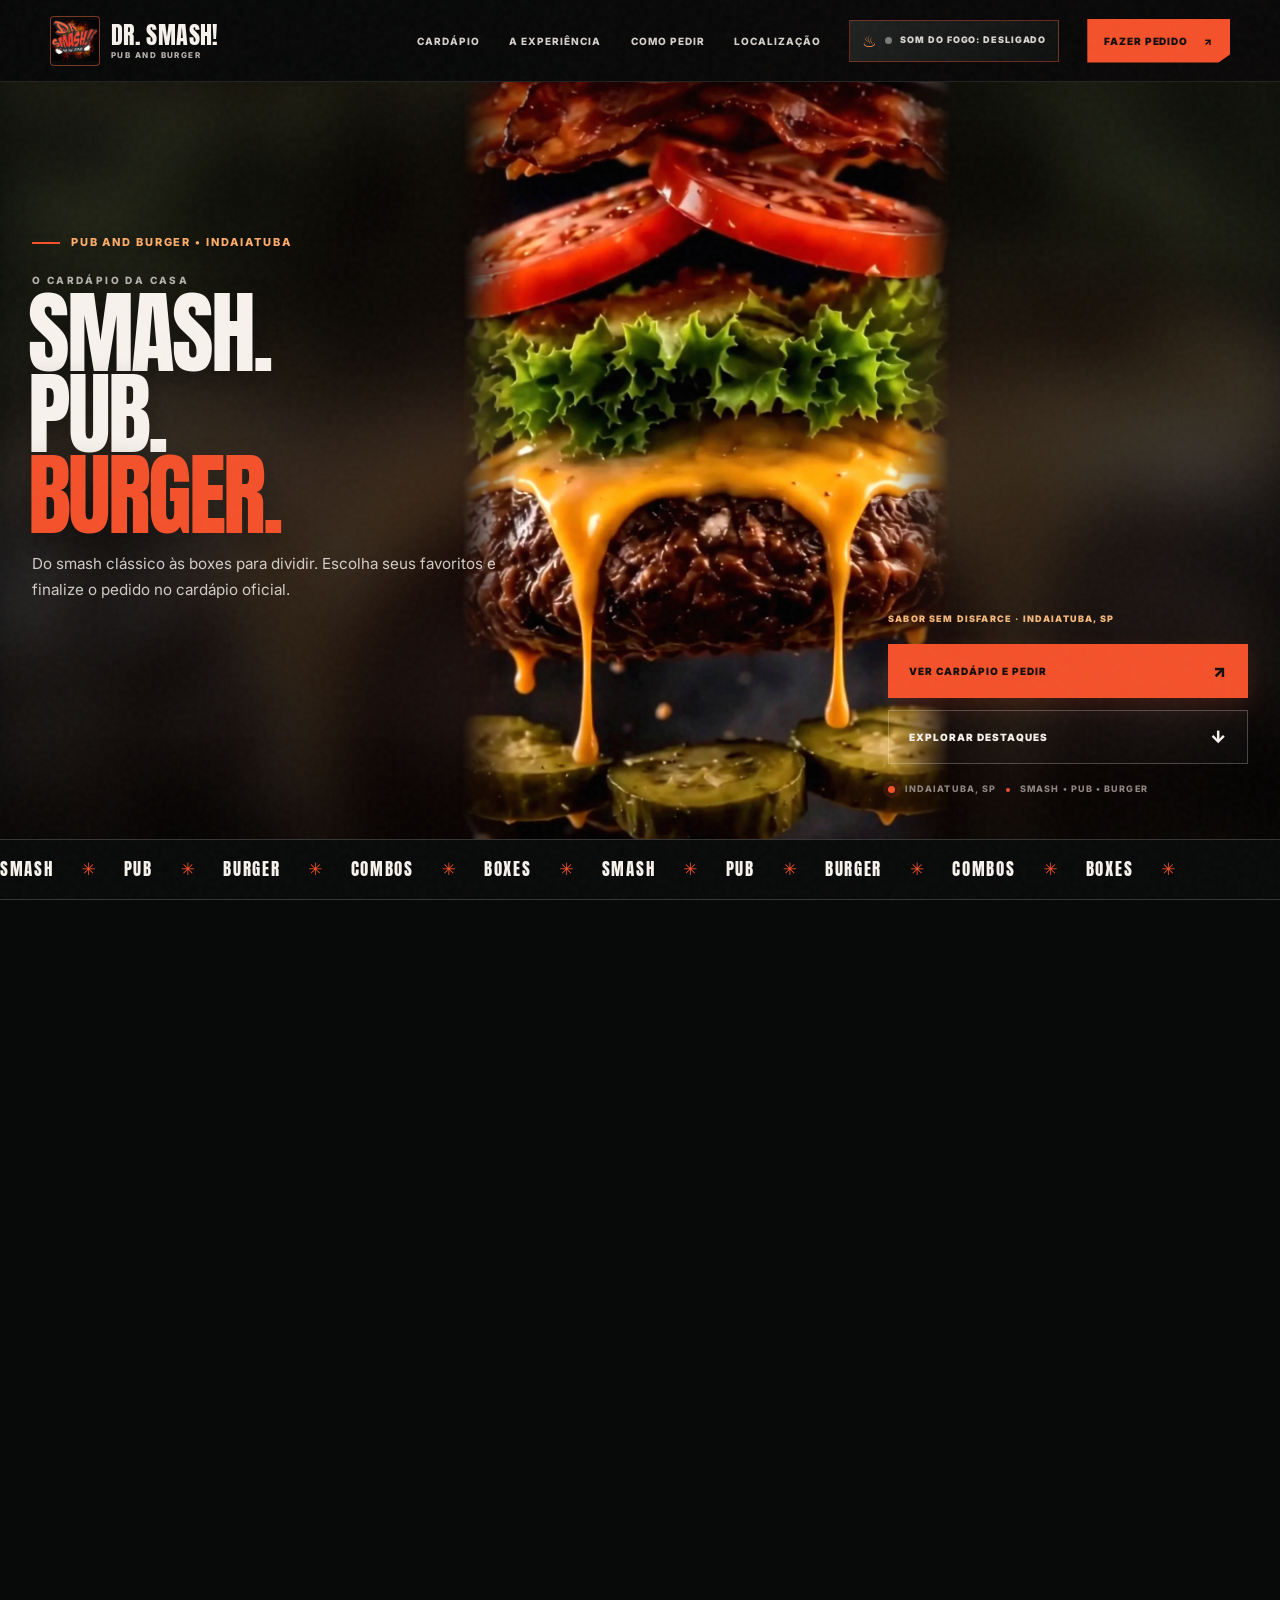
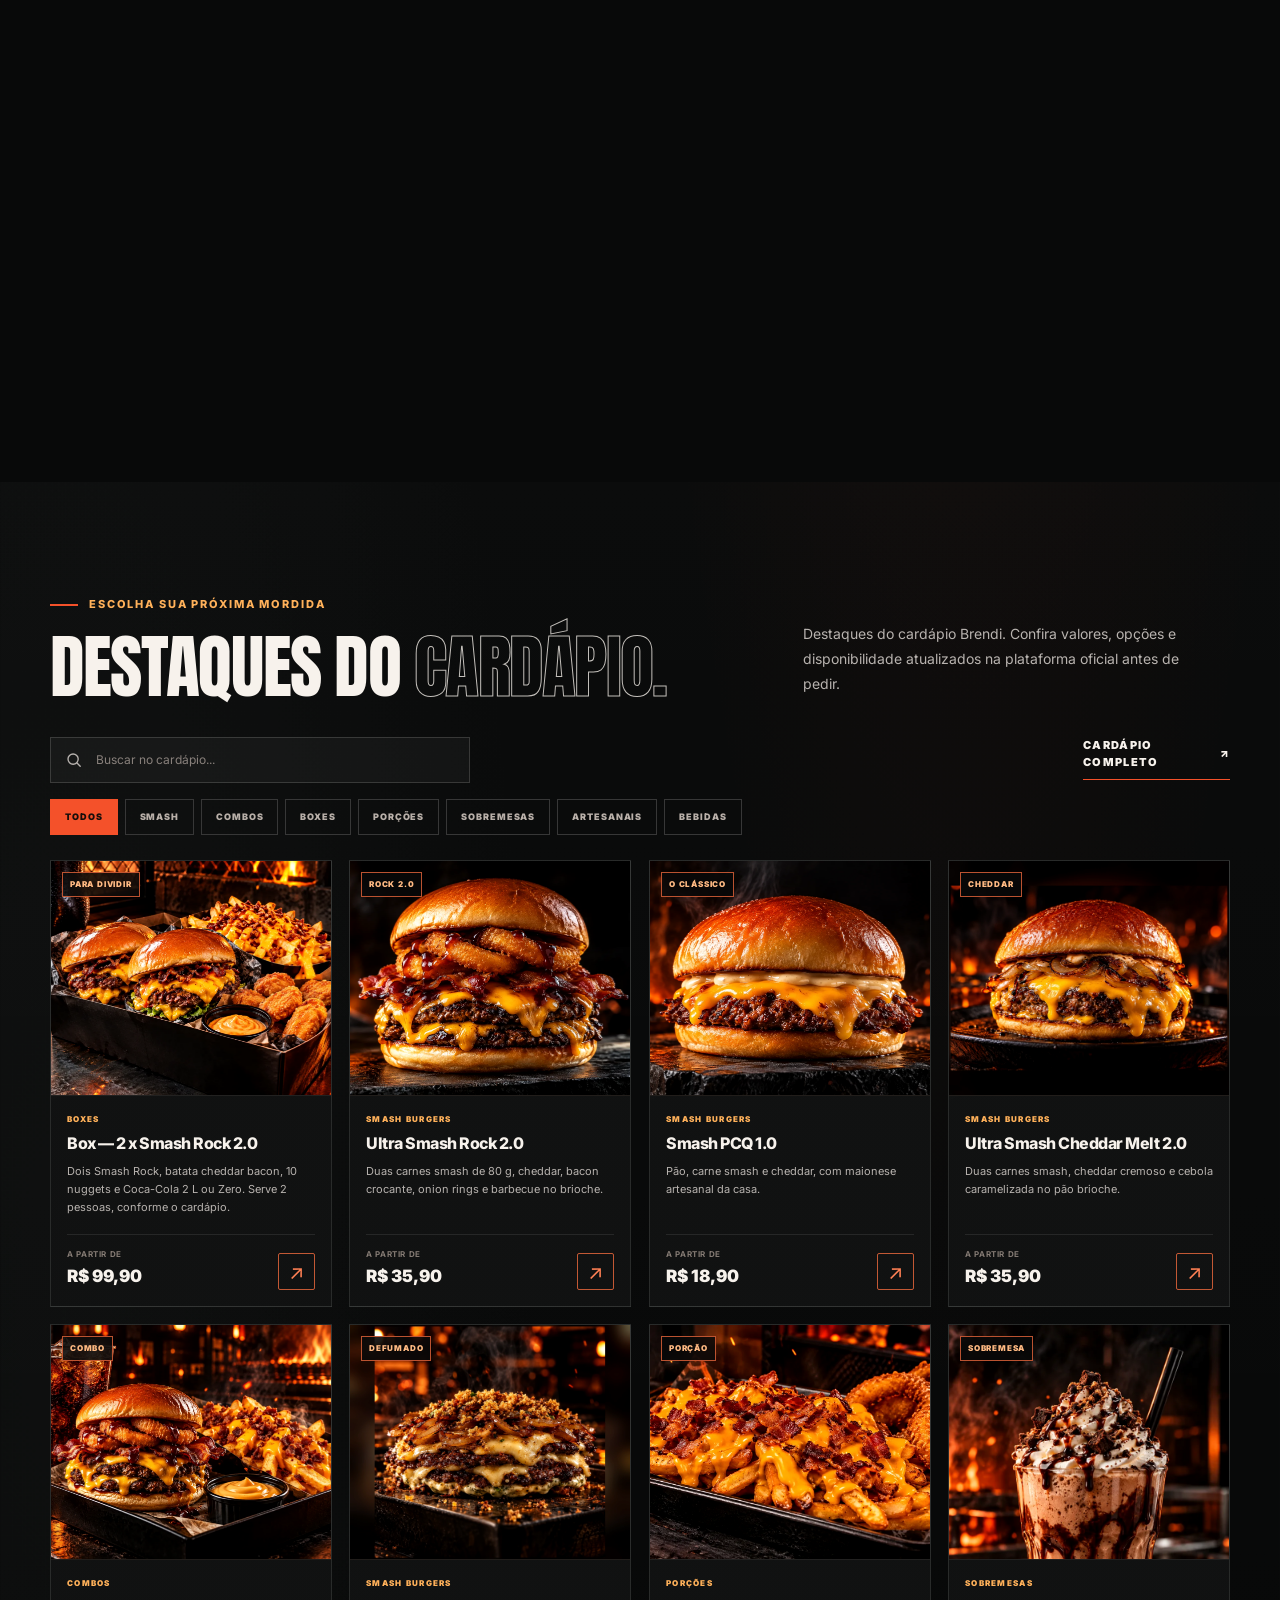
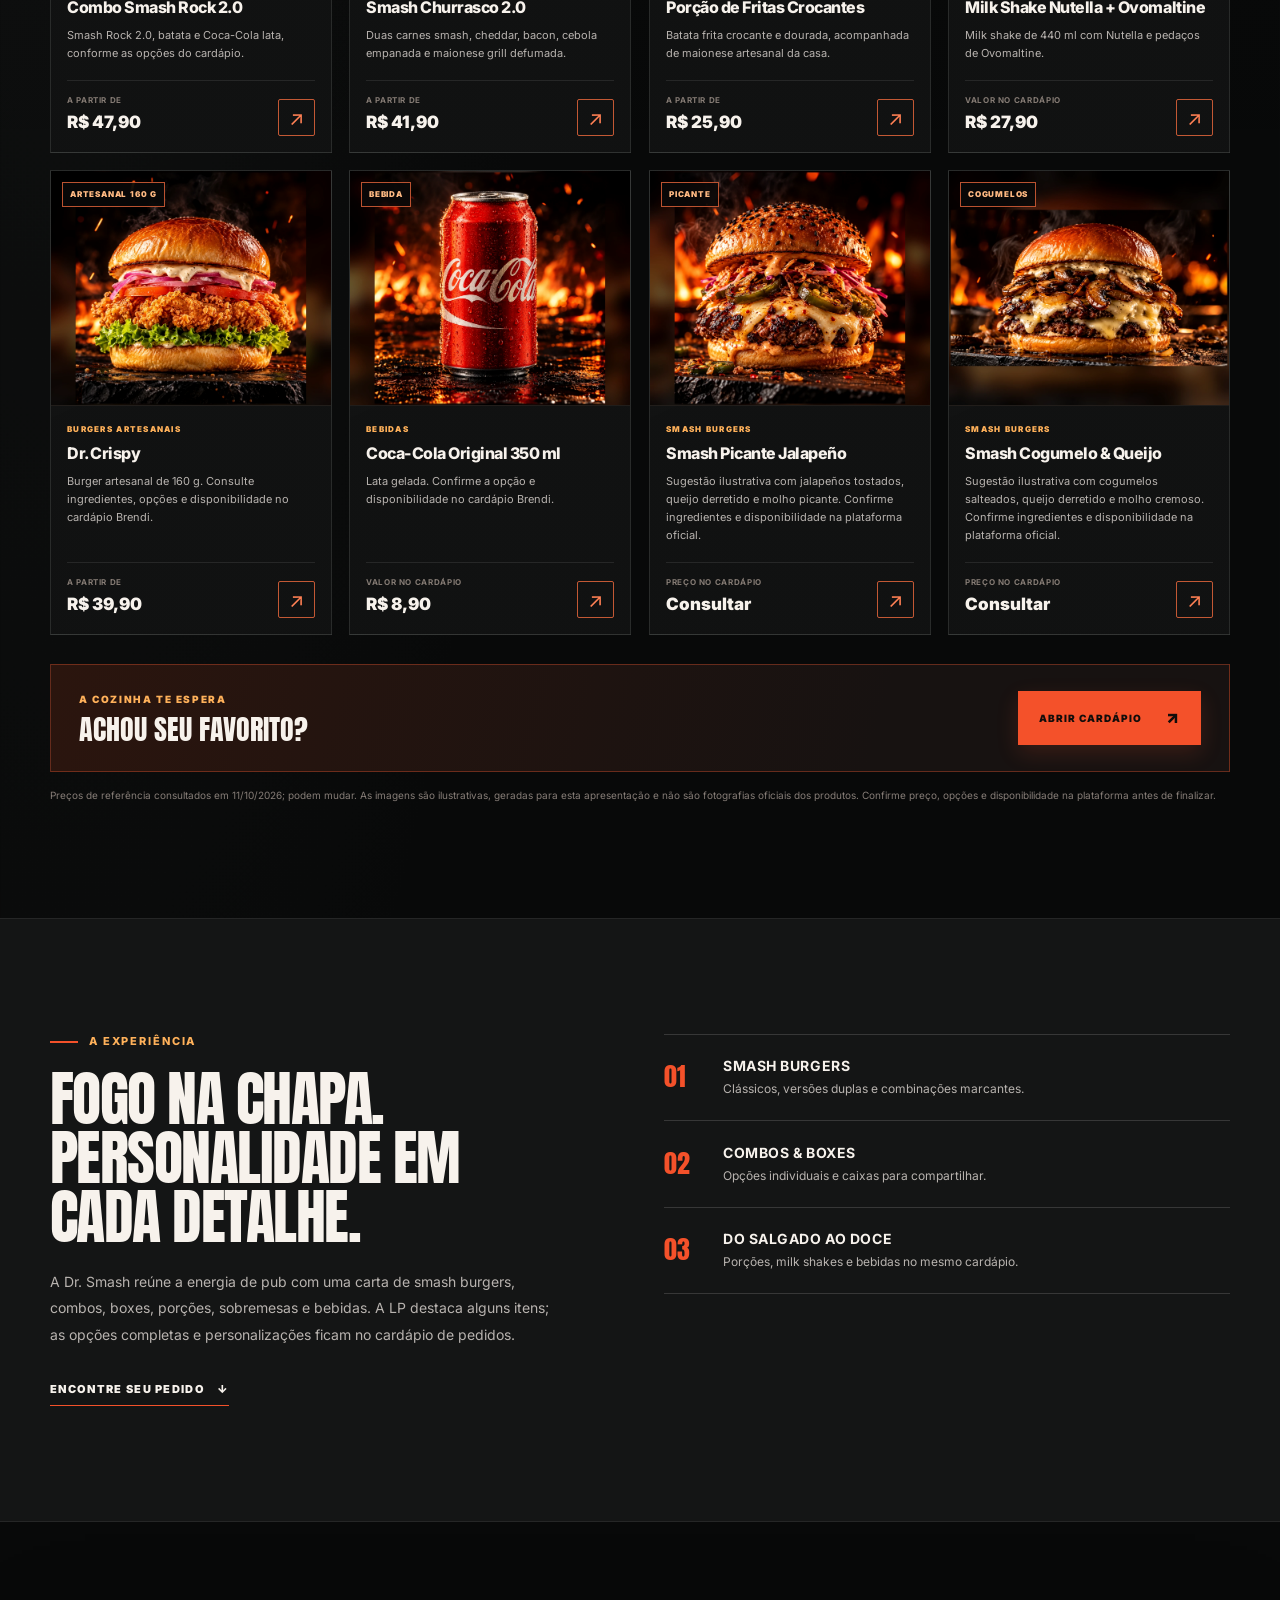
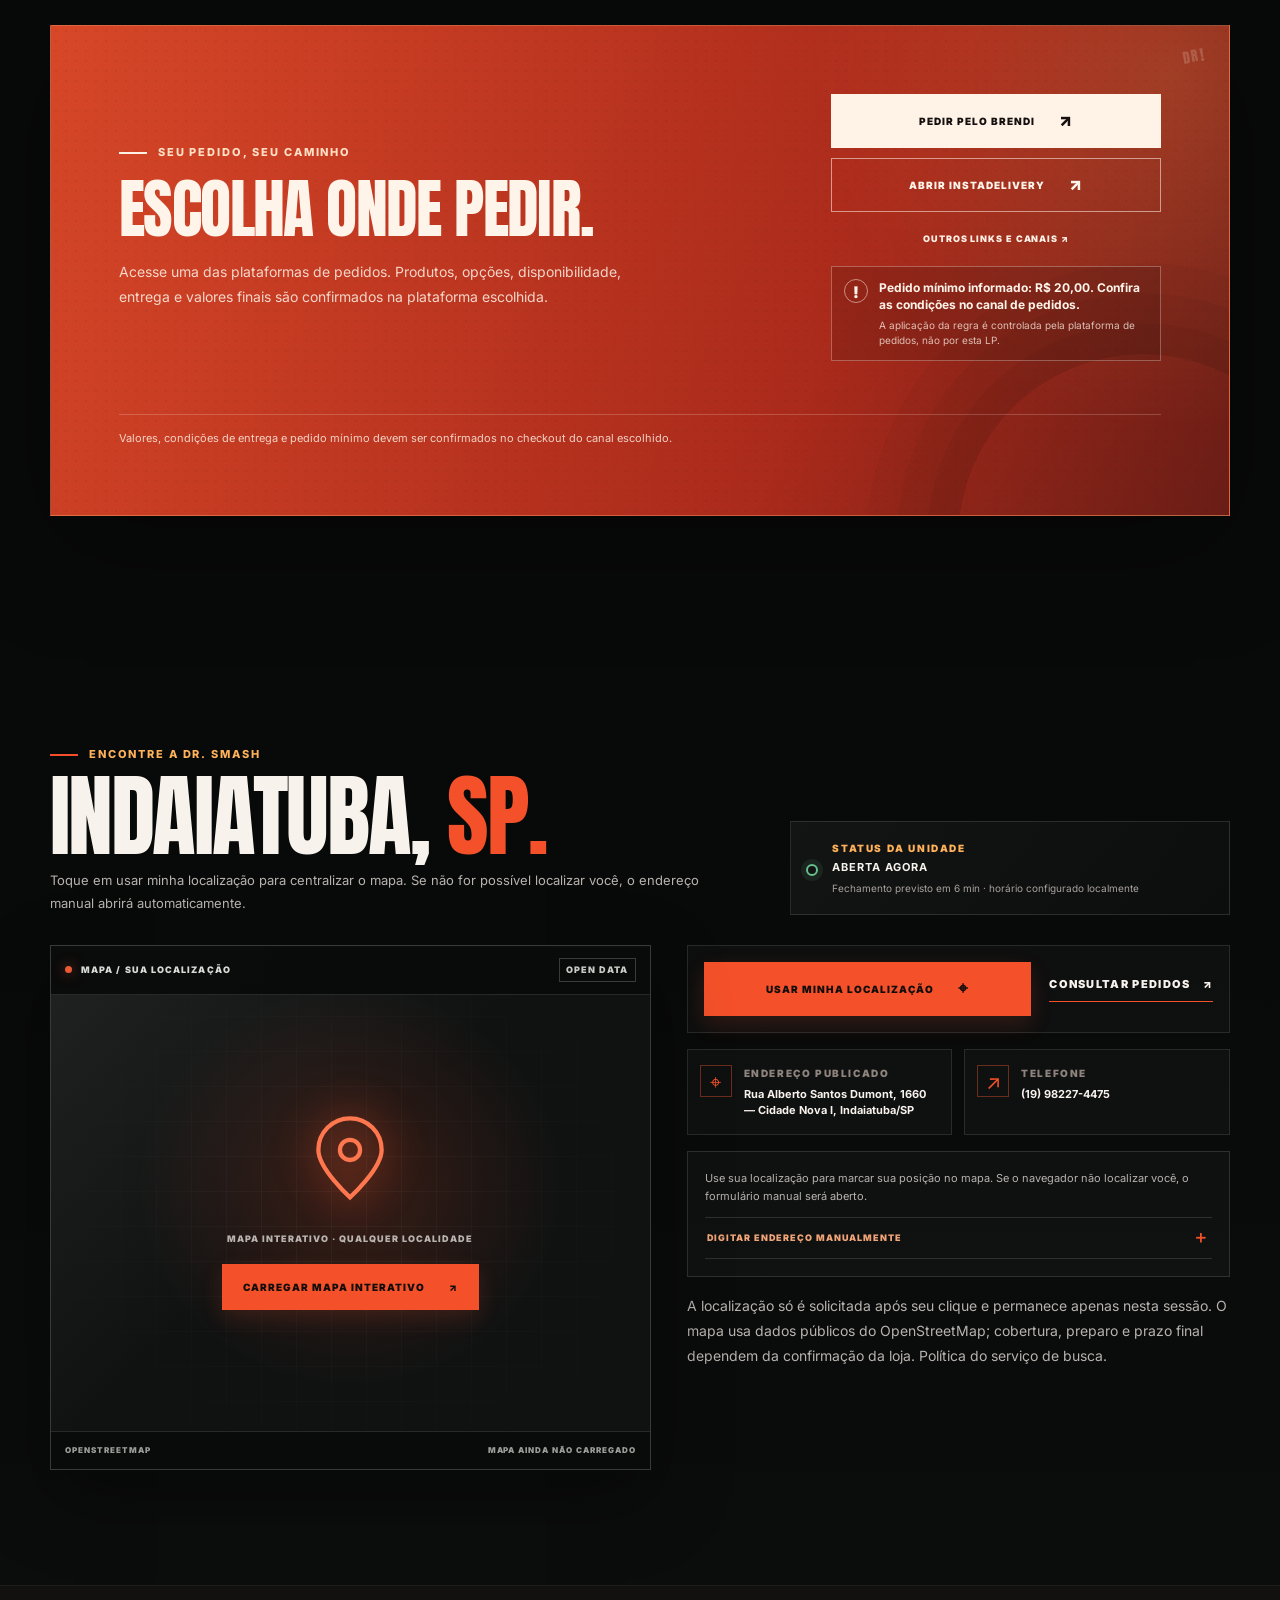
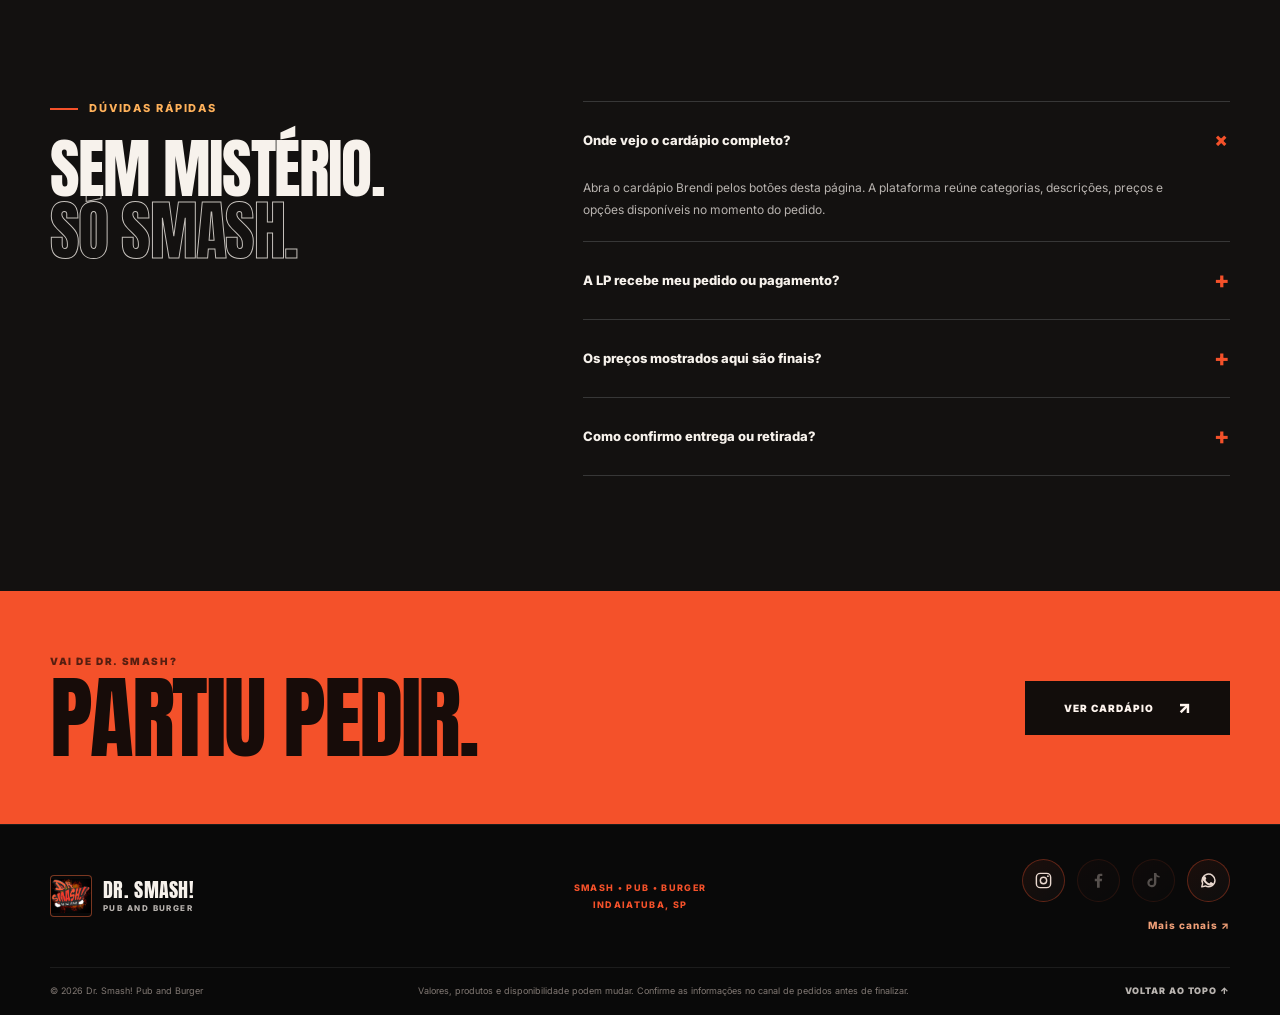
<file: index.html>
<!doctype html>
<html lang="pt-BR">
<head>
  <meta charset="utf-8">
  <meta name="viewport" content="width=device-width, initial-scale=1, viewport-fit=cover">
  <meta name="theme-color" content="#0B0B0B">
  <meta name="description" content="Dr. Smash! Pub and Burger em Indaiatuba. Conheça destaques do cardápio e faça seu pedido pela plataforma oficial.">
  <meta property="og:type" content="website">
  <meta property="og:title" content="Dr. Smash! — Pub and Burger">
  <meta property="og:description" content="Smash burgers, combos, boxes, porções e sobremesas. Acesse o cardápio e peça online.">
  <meta property="og:image" content="assets/dr-smash-logo-aprimorado.png">
  <title>Dr. Smash! — Pub and Burger | Indaiatuba</title>
  <meta name="color-scheme" content="dark">
  <meta name="theme-color" content="#080909">
  <link rel="preconnect" href="https://fonts.googleapis.com">
  <link rel="preconnect" href="https://fonts.gstatic.com" crossorigin>
  <link href="https://fonts.googleapis.com/css2?family=Anton&family=Inter:wght@400;500;600;700;800;900&display=swap" rel="stylesheet">
  <link rel="stylesheet" href="style.css">
  <script src="EDITE-AQUI.js" defer></script>
  <script src="script.js" defer></script>
  <script type="application/ld+json" id="restaurant-schema">
  {
    "@context": "https://schema.org",
    "@type": "Restaurant",
    "name": "Dr. Smash! — Pub and Burger",
    "servesCuisine": ["Hamburgers", "Smash burgers", "Fast food"],
    "address": {
      "@type": "PostalAddress",
      "streetAddress": "Rua Alberto Santos Dumont, 1660",
      "addressLocality": "Indaiatuba",
      "addressRegion": "SP",
      "addressCountry": "BR"
    },
    "telephone": "+55 19 98227-4475",
    "sameAs": [
      "https://www.instagram.com/dr.smashindaiatuba/"
    ],
    "hasMenu": "https://menu.brendi.com.br/drsmashindaiatuba"
  }
  </script>
</head>
<body>
  <canvas class="ember-canvas" id="ember-canvas" aria-hidden="true"></canvas>
  <a class="skip-link" href="#conteudo">Pular para o conteúdo</a>

  <div class="ambient ambient-one" aria-hidden="true"></div>
  <div class="ambient ambient-two" aria-hidden="true"></div>
  <div class="grain" aria-hidden="true"></div>

  <header class="site-header" id="topo">
    <div class="container header-inner">
      <a class="brand" href="#topo" aria-label="Dr. Smash! início">
        <img src="assets/dr-smash-logo.webp" alt="" class="brand-mark">
        <span class="brand-wordmark"><strong data-config="brand.name">DR. SMASH!</strong><small data-config="brand.descriptor">PUB AND BURGER</small></span>
      </a>
      <button class="menu-toggle" id="menu-toggle" type="button" aria-expanded="false" aria-controls="main-nav" aria-label="Abrir menu">
        <span></span><span></span>
      </button>
      <nav class="main-nav" id="main-nav" aria-label="Navegação principal">
        <a href="#destaques" data-config="navigation.cardapio">Cardápio</a>
        <a href="#experiencia" data-config="navigation.experiencia">A experiência</a>
        <a href="#pedir" data-config="navigation.comoPedir">Como pedir</a>
        <a href="#localizacao" data-config="navigation.localizacao">Localização</a>
      </nav>
      <button class="sound-toggle" id="sound-toggle" type="button" aria-pressed="false" aria-label="Ativar som do fogo">
        <span class="sound-toggle-icon" aria-hidden="true">♨</span><span class="sound-state-dot" aria-hidden="true"></span><span id="sound-toggle-label">SOM DO FOGO: DESLIGADO</span>
      </button>
      <span id="sound-feedback" class="sr-only" role="status" aria-live="polite"></span>
      <a class="header-cta" data-link="brendi" href="https://menu.brendi.com.br/drsmashindaiatuba" target="_blank" rel="noopener noreferrer">
        <span data-config="navigation.cta">FAZER PEDIDO</span><span aria-hidden="true">↗</span>
      </a>
    </div>
  </header>

  <main id="conteudo">
    <section class="hero-sequence-scroll" id="hero-sequence-scroll" aria-label="Cena cinematográfica do hambúrguer controlada pela rolagem">
      <div class="hero-sequence-sticky" id="hero-sequence-sticky">
        <canvas class="burger-sequence-canvas" id="burger-sequence-canvas" aria-hidden="true"></canvas>
        <section class="hero hero-stage section-shell" id="inicio" data-section="hero" aria-label="Experiência visual Dr. Smash">
          <div class="hero-scene-meta container">
          </div>

          <div class="hero-overlay-shell container" aria-label="Bloco editorial da hero">
            <div class="hero-brand-copy">
              <div class="eyebrow"><span class="eyebrow-line"></span><span data-config="hero.eyebrow">PUB AND BURGER • INDAIATUBA</span></div>
              <p class="hero-kicker" data-config="hero.kicker">O CARDÁPIO DA CASA</p>
              <h1 class="hero-title" id="hero-brand-title">
                <span data-config="hero.titleLine1">SMASH.</span>
                <span data-config="hero.titleLine2">PUB.</span>
                <span class="accent-word" data-config="hero.titleLine3">BURGER.</span>
              </h1>
              <p class="hero-description" data-config="hero.description">Do smash clássico às boxes para dividir. Escolha seus favoritos e finalize o pedido no cardápio oficial.</p>
            </div>

            <div class="hero-brand-action-block">
              <span class="mini-label">SABOR SEM DISFARCE · INDAIATUBA, SP</span>
              <div class="hero-actions">
                <a class="button button-primary" data-link="brendi" href="https://menu.brendi.com.br/drsmashindaiatuba" target="_blank" rel="noopener noreferrer">
                  <span data-config="hero.primaryLabel">VER CARDÁPIO E PEDIR</span><span class="button-arrow" aria-hidden="true">↗</span>
                </a>
                <a class="button button-ghost" href="#destaques">
                  <span data-config="hero.secondaryLabel">EXPLORAR DESTAQUES</span><span class="button-arrow" aria-hidden="true">↓</span>
                </a>
              </div>
              <div class="hero-footnote"><span class="pulse-dot"></span><span data-config="hero.localityFootnote">Indaiatuba, SP</span><i></i><span data-config="hero.brandFootnote">SMASH • PUB • BURGER</span></div>
            </div>
          </div>
        </section>
        <div class="hero-marquee" aria-label="Dr. Smash Pub and Burger">
          <div class="marquee-track" aria-hidden="true">
            <span>SMASH</span><b>✳</b><span>PUB</span><b>✳</b><span>BURGER</span><b>✳</b><span>COMBOS</span><b>✳</b><span>BOXES</span><b>✳</b>
            <span>SMASH</span><b>✳</b><span>PUB</span><b>✳</b><span>BURGER</span><b>✳</b><span>COMBOS</span><b>✳</b><span>BOXES</span><b>✳</b>
          </div>
        </div>
      </div>
    </section>

    <section class="menu-section section-pad" id="destaques" data-section="products">
      <div class="container">
        <div class="section-heading">
          <div>
            <div class="eyebrow"><span class="eyebrow-line"></span><span data-config="menuSection.eyebrow">ESCOLHA SUA PRÓXIMA MORDIDA</span></div>
            <h2><span data-config="menuSection.titleIntro">DESTAQUES DO</span> <span class="outline-word" data-config="menuSection.titleAccent">CARDÁPIO.</span></h2>
          </div>
          <p data-config="menuSection.description">Uma seleção de itens que aparecem no cardápio Brendi. As opções completas e personalizações estão na plataforma de pedidos.</p>
        </div>
        <div class="product-controls">
          <div class="product-discovery">
            <label class="menu-search" for="product-search">
              <svg viewBox="0 0 24 24" aria-hidden="true"><circle cx="10.8" cy="10.8" r="6.8" fill="none" stroke="currentColor" stroke-width="1.8"/><path d="m16 16 4.3 4.3" stroke="currentColor" stroke-width="1.8" stroke-linecap="round"/></svg>
              <input id="product-search" type="search" placeholder="Buscar no cardápio..." autocomplete="off" aria-label="Buscar nos destaques do cardápio">
            </label>
            <div class="product-filters" id="product-filters" role="group" aria-label="Filtrar destaques por categoria"></div>
          </div>
          <a class="text-link" data-link="brendi" href="https://menu.brendi.com.br/drsmashindaiatuba" target="_blank" rel="noopener noreferrer"><span data-config="menuSection.fullMenuLabel">CARDÁPIO COMPLETO</span> <span aria-hidden="true">↗</span></a>
        </div>
        <div class="product-grid" id="product-grid" aria-live="polite"></div>
        <div class="menu-bottom-cta">
          <div><span class="mini-label" data-config="menuSection.bottomEyebrow">A COZINHA TE ESPERA</span><h3 data-config="menuSection.bottomTitle">ACHOU SEU FAVORITO?</h3></div>
          <a class="button button-primary" data-link="brendi" href="https://menu.brendi.com.br/drsmashindaiatuba" target="_blank" rel="noopener noreferrer"><span data-config="menuSection.bottomButton">ABRIR CARDÁPIO</span> <span class="button-arrow" aria-hidden="true">↗</span></a>
        </div>
        <p class="disclaimer" data-config="menuSection.disclaimer">Preços de referência; confirme valores e disponibilidade no cardápio. As imagens desta LP são ilustrativas, não fotografias oficiais dos produtos.</p>
      </div>
    </section>

    <section class="manifesto-section section-pad" id="experiencia" data-section="manifesto">
      <div class="container manifesto-grid">
        <div class="manifesto-intro">
          <div class="eyebrow"><span class="eyebrow-line"></span><span data-config="manifesto.eyebrow">A EXPERIÊNCIA</span></div>
          <h2 data-config="manifesto.title">FOGO NA CHAPA. PERSONALIDADE EM CADA DETALHE.</h2>
          <p data-config="manifesto.body">A Dr. Smash reúne a energia de pub com uma carta de smash burgers, combos, boxes, porções, sobremesas e bebidas.</p>
          <a class="text-link" href="#pedir">ENCONTRE SEU PEDIDO <span aria-hidden="true">↓</span></a>
        </div>
        <div class="manifesto-points" id="manifesto-points"></div>
      </div>
    </section>

    <section class="order-section section-pad" id="pedir" data-section="orderChannels">
      <div class="container order-panel">
        <div class="order-copy">
          <div class="eyebrow"><span class="eyebrow-line"></span><span data-config="orderChannels.eyebrow">SEU PEDIDO, SEU CAMINHO</span></div>
          <h2 data-config="orderChannels.title">ESCOLHA ONDE PEDIR.</h2>
          <p data-config="orderChannels.description">Acesse uma das plataformas de pedidos. Os detalhes do pedido são confirmados na plataforma escolhida.</p>
        </div>
        <div class="order-actions">
          <a class="button button-light" data-link="brendi" href="https://menu.brendi.com.br/drsmashindaiatuba" target="_blank" rel="noopener noreferrer">
            <span data-config="orderChannels.primaryLabel">PEDIR PELO BRENDI</span><span class="button-arrow" aria-hidden="true">↗</span>
          </a>
          <a class="button button-outline" data-link="instaDelivery" href="https://instadelivery.com.br/drsmash1" target="_blank" rel="noopener noreferrer">
            <span data-config="orderChannels.secondaryLabel">ABRIR INSTADELIVERY</span><span class="button-arrow" aria-hidden="true">↗</span>
          </a>
          <a class="order-tertiary" data-link="taplink" href="https://drsmash.taplink.ws/" target="_blank" rel="noopener noreferrer"><span data-config="orderChannels.tertiaryLabel">OUTROS LINKS E CANAIS</span> <span aria-hidden="true">↗</span></a>
          <div class="minimum-order-pill" id="minimum-order-pill">
            <span class="minimum-order-icon" aria-hidden="true">!</span>
            <span><strong id="minimum-order-value">Pedido mínimo informado: R$ 20,00</strong><small>A aplicação da regra é controlada pela plataforma de pedidos, não por esta LP.</small></span>
          </div>
        </div>
        <p class="order-commercial-note">Valores, condições de entrega e pedido mínimo devem ser confirmados no checkout do canal escolhido.</p>
        <div class="order-panel-badge" aria-hidden="true"><span>DR</span><b>!</b></div>
      </div>
    </section>

    <section class="location-section section-pad" id="localizacao" data-section="location">
      <div class="container">
        <div class="location-heading-row">
          <div class="location-heading-copy">
            <div class="eyebrow"><span class="eyebrow-line"></span><span data-config="location.eyebrow">ENCONTRE A DR. SMASH</span></div>
            <h2><span data-config="location.titleLead">INDAIATUBA,</span> <span class="accent-word" data-config="location.titleAccent">SP.</span></h2>
            <p data-config="location.description">Localize sua posição no mapa. Se a localização não estiver disponível, o preenchimento manual será aberto automaticamente.</p>
          </div>
          <div class="operation-status-card location-status-card">
            <span class="status-ring" aria-hidden="true"></span>
            <div><span class="mini-label">STATUS DA UNIDADE</span><strong id="store-status">VERIFICANDO HORÁRIOS</strong><small id="store-countdown">Todos os dias, das 10h30 às 23h.</small></div>
          </div>
        </div>

        <div class="location-grid">
          <div class="location-visual map-shell" id="map-shell">
            <div class="map-topline"><span class="live-dot"></span><span>MAPA / SUA LOCALIZAÇÃO</span><span class="map-badge">OPEN DATA</span></div>
            <div class="map-fallback" id="map-fallback">
              <div class="map-grid-art" aria-hidden="true"></div>
              <div class="map-mark"><svg viewBox="0 0 64 64" aria-hidden="true"><path d="M32 58S10 38 10 25a22 22 0 1 1 44 0C54 38 32 58 32 58Z" fill="none" stroke="currentColor" stroke-width="3"/><circle cx="32" cy="25" r="7" fill="none" stroke="currentColor" stroke-width="3"/></svg></div>
              <span class="map-coordinate">MAPA INTERATIVO · QUALQUER LOCALIDADE</span>
              <button class="button button-primary map-load-button" id="load-map" type="button">CARREGAR MAPA INTERATIVO <span aria-hidden="true">↗</span></button>
            </div>
            <div class="real-map" id="real-map" aria-label="Mapa interativo com a localização do visitante e da unidade" hidden></div>
            <div class="map-bottomline"><span>OPENSTREETMAP</span><span id="map-state">MAPA AINDA NÃO CARREGADO</span><button class="map-retry" id="retry-map" type="button" hidden>TENTAR NOVAMENTE</button></div>
          </div>

          <div class="location-copy">
            <div class="location-actions location-actions-primary">
              <button class="button button-primary" id="use-my-location" type="button"><span>USAR MINHA LOCALIZAÇÃO</span> <span class="button-arrow" aria-hidden="true">⌖</span></button>
              <a class="text-link" data-link="brendi" href="https://menu.brendi.com.br/drsmashindaiatuba" target="_blank" rel="noopener noreferrer"><span data-config="location.orderLinkLabel">CONSULTAR PEDIDOS</span> <span aria-hidden="true">↗</span></a>
            </div>

            <div class="location-detail-grid">
              <div class="location-detail">
                <div class="detail-icon" aria-hidden="true">⌖</div>
                <div><span class="detail-label" data-config="location.addressLabel">ENDEREÇO PUBLICADO</span><strong id="location-address">Rua Alberto Santos Dumont, 1660 — Indaiatuba/SP</strong></div>
              </div>
              <div class="location-detail" id="phone-detail">
                <div class="detail-icon" aria-hidden="true">↗</div>
                <div><span class="detail-label" data-config="location.phoneLabelHeading">TELEFONE</span><a id="phone-link" href="tel:+5519982274475">(19) 98227-4475</a></div>
              </div>
            </div>

            <div class="delivery-tools" id="delivery-tools">
              <p class="map-status" id="map-message" role="status" aria-live="polite">Clique em “Usar minha localização”. Sua posição aparecerá no mapa; se não for encontrada, o formulário manual será aberto automaticamente.</p>
              <button class="location-manual-link" type="button" id="show-manual-address">DIGITAR ENDEREÇO MANUALMENTE <span aria-hidden="true">＋</span></button>
              <details class="manual-address-details" id="manual-address-details" hidden>
                <summary>INFORMAR ENDEREÇO</summary>
                <div class="manual-address-body">
                  <p class="manual-address-note">Se a busca não localizar seu endereço, tente informar rua, número, bairro, cidade e UF. O endereço não será salvo pela página.</p>
                  <form id="address-form" class="address-form" autocomplete="off">
                    <label>CEP <input name="cep" id="address-cep" inputmode="numeric" maxlength="9" placeholder="Ex.: 13330-000"></label>
                    <label class="field-wide">Rua / avenida <input name="street" id="address-street" required maxlength="120" autocomplete="street-address" placeholder="Nome da rua ou avenida"></label>
                    <label>Número <input name="number" id="address-number" required maxlength="12" placeholder="Nº"></label>
                    <label>Bairro <input name="neighborhood" id="address-neighborhood" required maxlength="90" placeholder="Seu bairro"></label>
                    <label>Cidade <input name="city" id="address-city" required maxlength="80" placeholder="Sua cidade"></label>
                    <label>UF <input name="state" id="address-state" required maxlength="2" placeholder="UF" pattern="[A-Za-z]{2}"></label>
                    <label class="field-wide">Complemento (opcional) <input name="complement" id="address-complement" maxlength="100" placeholder="Apto, bloco, referência"></label>
                    <button class="button button-primary field-wide" type="submit" id="geocode-address">LOCALIZAR ENDEREÇO</button>
                  </form>
                </div>
              </details>
              <div class="route-result" id="route-result" hidden aria-live="polite"></div>
              <a class="text-link route-external" id="external-directions" href="https://www.openstreetmap.org/" target="_blank" rel="noopener noreferrer" hidden>ABRIR ROTAS NO OPENSTREETMAP ↗</a>
            </div>
            <p class="privacy-note">A localização só é solicitada após seu clique e permanece apenas nesta sessão. O mapa usa dados públicos do OpenStreetMap; cobertura, preparo e prazo final dependem da confirmação da loja. <a href="https://operations.osmfoundation.org/policies/nominatim/" target="_blank" rel="noopener noreferrer">Política do serviço de busca</a>.</p>
          </div>
        </div>
      </div>
    </section>

    <section class="faq-section section-pad" id="duvidas" data-section="faq">
      <div class="container faq-grid">
        <div>
          <div class="eyebrow"><span class="eyebrow-line"></span><span data-config="faqSection.eyebrow">DÚVIDAS RÁPIDAS</span></div>
          <h2><span data-config="faqSection.titleLine1">SEM MISTÉRIO.</span><br><span class="outline-word" data-config="faqSection.titleLine2">SÓ SMASH.</span></h2>
        </div>
        <div class="faq-list" id="faq-list"></div>
      </div>
    </section>

    <section class="final-cta" data-section="finalCta">
      <div class="container final-cta-inner">
        <div><span class="mini-label" data-config="finalCta.eyebrow">VAI DE DR. SMASH?</span><h2 data-config="finalCta.title">PARTIU PEDIR.</h2></div>
        <a class="button button-light" data-link="brendi" href="https://menu.brendi.com.br/drsmashindaiatuba" target="_blank" rel="noopener noreferrer"><span data-config="finalCta.button">VER CARDÁPIO</span> <span class="button-arrow" aria-hidden="true">↗</span></a>
      </div>
    </section>
  </main>

  <footer class="site-footer">
    <div class="container footer-main">
      <a class="brand footer-brand" href="#topo" aria-label="Voltar ao início">
        <img src="assets/dr-smash-logo.webp" alt="" class="brand-mark">
        <span class="brand-wordmark"><strong data-config="brand.name">DR. SMASH!</strong><small data-config="brand.descriptor">PUB AND BURGER</small></span>
      </a>
      <p><span data-config="footer.brandLine">SMASH • PUB • BURGER</span><br><span data-config="footer.locality">INDAIATUBA, SP</span></p>
      <div class="footer-social-area">
        <nav class="social-links" aria-label="Redes sociais da Dr. Smash!">
          <a class="social-icon" data-social="instagram" href="https://www.instagram.com/dr.smashindaiatuba/" target="_blank" rel="noopener noreferrer" aria-label="Instagram da Dr. Smash!" title="Instagram">
            <svg viewBox="0 0 24 24" aria-hidden="true"><rect x="3" y="3" width="18" height="18" rx="5" fill="none" stroke="currentColor" stroke-width="1.8"/><circle cx="12" cy="12" r="4" fill="none" stroke="currentColor" stroke-width="1.8"/><circle cx="17.6" cy="6.5" r="1.1" fill="currentColor"/></svg>
          </a>
          <a class="social-icon" data-social="facebook" href="#social-link-pending" aria-label="Facebook da Dr. Smash!" title="Facebook: link oficial pendente de confirmação" aria-disabled="true">
            <svg viewBox="0 0 24 24" aria-hidden="true"><path fill="currentColor" d="M13.5 21v-8h2.7l.4-3.1h-3.1v-2c0-.9.3-1.5 1.6-1.5h1.7V3.6c-.3 0-1.3-.1-2.5-.1-2.5 0-4.2 1.5-4.2 4.3v2.1H7.3V13h2.8v8z"/></svg>
          </a>
          <a class="social-icon" data-social="tiktok" href="#social-link-pending" aria-label="TikTok da Dr. Smash!" title="TikTok: link oficial pendente de confirmação" aria-disabled="true">
            <svg viewBox="0 0 24 24" aria-hidden="true"><path fill="currentColor" d="M19.7 8.1a7 7 0 0 1-4.1-1.3v8.1a5.7 5.7 0 1 1-5-5.6v3a2.8 2.8 0 1 0 2 2.7V2.5h3a4.1 4.1 0 0 0 4.1 3.8z"/></svg>
          </a>
          <a class="social-icon" data-social="whatsapp" href="https://wa.me/5519982274475" target="_blank" rel="noopener noreferrer" aria-label="WhatsApp da Dr. Smash!" title="WhatsApp">
            <svg viewBox="0 0 24 24" aria-hidden="true"><path fill="none" stroke="currentColor" stroke-width="1.8" stroke-linecap="round" stroke-linejoin="round" d="M20.2 11.7a8.2 8.2 0 0 1-12.1 7.2L3.5 20l1.1-4.4A8.2 8.2 0 1 1 20.2 11.7Z"/><path fill="currentColor" d="M8.2 7.4c-.3-.7-.6-.7-.9-.7h-.7c-.2 0-.6.1-.9.5s-1.2 1.1-1.2 2.6 1.2 3 1.4 3.2 2.3 3.6 5.7 4.9c2.8 1.1 3.4.9 4 .8s1.9-.8 2.2-1.6.3-1.5.2-1.6-.3-.3-.6-.4l-2.2-1.1c-.3-.1-.5-.2-.7.2s-.8 1.1-1 1.3-.4.2-.7.1a9 9 0 0 1-2.7-1.7 10 10 0 0 1-1.9-2.4c-.2-.3 0-.5.1-.6l.5-.6c.2-.2.2-.4.3-.6.1-.2 0-.4 0-.6z"/></svg>
          </a>
        </nav>
        <div class="footer-links"><a data-link="taplink" href="https://drsmash.taplink.ws/" target="_blank" rel="noopener noreferrer"><span data-config="footer.taplinkLabel">Mais canais</span> <span aria-hidden="true">↗</span></a></div>
      </div>
    </div>
    <div class="container footer-bottom">
      <span>© <span id="current-year"></span> <span data-config="footer.copyright">Dr. Smash! Pub and Burger</span></span>
      <span data-config="footer.note">Valores e disponibilidade podem mudar. Confirme no canal de pedidos.</span>
      <a href="#topo" data-config="footer.backToTop">VOLTAR AO TOPO ↑</a>
    </div>
  </footer>

  <a class="mobile-order" data-link="brendi" href="https://menu.brendi.com.br/drsmashindaiatuba" target="_blank" rel="noopener noreferrer">
    <span data-config="navigation.cta">FAZER PEDIDO</span><span aria-hidden="true">↗</span>
  </a>

  <noscript>
    <div class="noscript-note">
      Para explorar os destaques desta página, habilite JavaScript. O cardápio oficial continua disponível em
      <a href="https://menu.brendi.com.br/drsmashindaiatuba">menu.brendi.com.br/drsmashindaiatuba</a>.
    </div>
  </noscript>
</body>
</html>
</file>
<file: style.css>
/* =========================================================
   DR. SMASH! — V1 DESIGN SYSTEM
   Visual: black / charcoal / fire orange / cream.
   Edit the central values in EDITE-AQUI.js whenever possible.
   ========================================================= */
:root {
  --bg: #0B0B0B;
  --surface: #151515;
  --surface-raised: #1D1A19;
  --text: #F7F2EC;
  --muted: #B3AAA2;
  --primary: #F45A32;
  --primary-bright: #FF6B3D;
  --secondary: #F3A344;
  --border: #3A3937;
  --metal: #808681;
  --metal-highlight: #D7D9D4;
  --focus: #FFD4A8;
  --container: 1180px;
  --header-height: 82px;
  --radius: 18px;
  --radius-sm: 10px;
  --shadow-fire: 0 24px 80px rgba(244, 81, 42, .18);
  --shadow-metal: inset 0 1px 0 rgba(255,255,255,.09), 0 28px 70px rgba(0,0,0,.42);
  color-scheme: dark;
}
* { box-sizing: border-box; }
html { scroll-behavior: smooth; scroll-padding-top: 100px; }
body {
  margin: 0;
  background: var(--bg);
  color: var(--text);
  font-family: "Inter", system-ui, -apple-system, BlinkMacSystemFont, "Segoe UI", sans-serif;
  font-size: 16px;
  line-height: 1.6;
  overflow-x: hidden;
}
body.menu-open { overflow: hidden; }
a { color: inherit; text-decoration: none; }
button, input, select, textarea { font: inherit; }
button, a { -webkit-tap-highlight-color: transparent; }
button { color: inherit; }
img { max-width: 100%; display: block; }
::selection { background: var(--primary); color: #111; }
:focus-visible { outline: 3px solid var(--secondary); outline-offset: 4px; }
.skip-link {
  position: fixed; left: 14px; top: 12px; z-index: 200;
  padding: 10px 14px; background: var(--text); color: #111;
  border-radius: 8px; transform: translateY(-160%);
}
.skip-link:focus { transform: translateY(0); }
.container { width: min(var(--container), calc(100% - 56px)); margin-inline: auto; }
.section-pad { padding-block: clamp(76px, 9vw, 132px); }
.section-shell { position: relative; }
.ambient {
  position: absolute; pointer-events: none; z-index: -1; filter: blur(68px); opacity: .12;
  width: 520px; height: 520px; border-radius: 50%;
}
.ambient-one { background: var(--primary); top: 70px; right: -250px; }
.ambient-two { background: #8A210F; top: 750px; left: -340px; width: 650px; height: 650px; }
.grain {
  position: fixed; inset: 0; z-index: 60; pointer-events: none; opacity: .045;
  background-image: url("data:image/svg+xml,%3Csvg viewBox='0 0 180 180' xmlns='http://www.w3.org/2000/svg'%3E%3Cfilter id='n'%3E%3CfeTurbulence type='fractalNoise' baseFrequency='.85' numOctaves='3' stitchTiles='stitch'/%3E%3C/filter%3E%3Crect width='100%25' height='100%25' filter='url(%23n)' opacity='.75'/%3E%3C/svg%3E");
}
h1, h2, h3, p { margin-top: 0; }
h1, h2, .wordmark, .an { font-family: "Anton", Impact, "Arial Narrow", sans-serif; font-weight: 400; text-transform: uppercase; }
h2 { font-size: clamp(2.5rem, 5.5vw, 5.2rem); line-height: .98; letter-spacing: -.025em; margin-bottom: 0; }
h3 { line-height: 1.12; }
.accent-word { color: var(--primary); }
.outline-word {
  color: transparent;
  -webkit-text-stroke: 1px rgba(247,242,236,.78);
  text-stroke: 1px rgba(247,242,236,.78);
}
.eyebrow {
  display: flex; align-items: center; gap: 11px; color: var(--secondary);
  font-size: 11px; line-height: 1.4; letter-spacing: .17em; font-weight: 800; text-transform: uppercase;
}
.eyebrow-line { width: 28px; height: 2px; background: var(--primary); display: inline-block; flex: 0 0 auto; }
.mini-label, .detail-label {
  display: block; font-size: 10px; letter-spacing: .16em; font-weight: 900; color: var(--secondary);
  text-transform: uppercase;
}
.text-link {
  display: inline-flex; align-items: center; gap: 12px; font-size: 11px; font-weight: 900;
  text-transform: uppercase; letter-spacing: .12em; border-bottom: 1px solid var(--primary);
  padding: 0 0 7px; transition: gap .2s ease, color .2s ease;
}
.text-link:hover { gap: 18px; color: var(--secondary); }

/* Header */
.site-header {
  height: var(--header-height); position: sticky; top: 0; z-index: 100;
  background: rgba(11, 11, 11, .84); border-bottom: 1px solid rgba(255,255,255,.08);
  backdrop-filter: blur(18px); -webkit-backdrop-filter: blur(18px);
}
.header-inner { display: flex; height: 100%; align-items: center; gap: 28px; justify-content: space-between; }
.brand { display: inline-flex; align-items: center; gap: 11px; flex: 0 0 auto; min-width: 0; }
.brand-mark { width: 50px; height: 50px; object-fit: cover; object-position: center; border-radius: 50%; border: 1px solid rgba(244,90,50,.45); }
.brand-wordmark { display: flex; flex-direction: column; line-height: 1; gap: 4px; }
.brand-wordmark strong { font-family: "Anton", Impact, sans-serif; font-size: 24px; letter-spacing: .015em; font-weight: 400; }
.brand-wordmark small { font-size: 8px; color: var(--muted); font-weight: 800; letter-spacing: .18em; }
.main-nav { display: flex; align-items: center; gap: clamp(16px, 2.3vw, 32px); margin-left: auto; }
.main-nav a { color: #D7D0CB; font-size: 10px; font-weight: 800; letter-spacing: .1em; text-transform: uppercase; transition: color .2s ease; }
.main-nav a:hover { color: var(--secondary); }
.header-cta {
  display: flex; align-items: center; gap: 16px; background: var(--primary); color: #120D0B;
  padding: 14px 17px; font-weight: 900; font-size: 10px; letter-spacing: .09em; white-space: nowrap;
  clip-path: polygon(0 0, 100% 0, 100% 82%, 92% 100%, 0 100%);
  transition: background .2s, transform .2s;
}
.header-cta:hover { background: var(--secondary); transform: translateY(-2px); }
.menu-toggle { display: none; }

/* Hero */
.hero { padding-top: clamp(58px, 8vw, 105px); padding-bottom: 0; overflow: hidden; }
.hero-grid { display: grid; grid-template-columns: minmax(0, 1.07fr) minmax(0, .93fr); align-items: center; gap: clamp(28px, 6vw, 88px); padding-bottom: clamp(62px, 7vw, 92px); }
.hero-copy { position: relative; z-index: 2; }
.hero-kicker { margin: 28px 0 10px; color: var(--muted); font-size: 10px; font-weight: 800; letter-spacing: .24em; }
.hero-title { margin: 0; font-size: clamp(4.4rem, 10vw, 9.3rem); line-height: .78; letter-spacing: -.02em; }
.hero-title span { display: block; margin-left: -.04em; }
.hero-title span:nth-child(2) { padding-top: .12em; }
.hero-title span:nth-child(3) { padding-top: .12em; }
.hero-description { max-width: 550px; margin: 29px 0 28px; color: #C7BEB7; font-size: clamp(15px, 1.4vw, 18px); line-height: 1.75; }
.hero-actions { display: flex; flex-wrap: wrap; gap: 12px; }
.button {
  display: inline-flex; align-items: center; justify-content: center; gap: 24px; min-height: 54px; padding: 0 20px;
  font-size: 10px; line-height: 1.2; letter-spacing: .1em; text-transform: uppercase; font-weight: 900;
  border: 1px solid transparent; cursor: pointer; transition: transform .2s ease, background .2s ease, border-color .2s ease, color .2s ease;
}
.button:hover { transform: translateY(-3px); }
.button-primary { background: var(--primary); color: #120D0B; box-shadow: 0 8px 22px rgba(244,90,50,.16); }
.button-primary:hover { background: var(--secondary); box-shadow: 0 10px 30px rgba(243,163,68,.16); }
.button-ghost { border-color: rgba(255,255,255,.24); color: var(--text); background: rgba(255,255,255,.025); }
.button-ghost:hover { border-color: var(--primary); background: rgba(244,90,50,.08); }
.button-arrow { font-size: 17px; line-height: 1; }
.hero-footnote { display: flex; align-items: center; gap: 10px; margin-top: 31px; color: #8F8580; font-size: 9px; font-weight: 800; letter-spacing: .12em; text-transform: uppercase; }
.hero-footnote i { width: 4px; height: 4px; border-radius: 50%; background: var(--primary); }
.pulse-dot { width: 7px; height: 7px; background: var(--primary); border-radius: 50%; box-shadow: 0 0 0 5px rgba(244,90,50,.12); }

.hero-art { position: relative; min-height: 470px; display: grid; place-items: center; isolation: isolate; }
.hero-art-backdrop {
  position: absolute; width: min(105%, 610px); aspect-ratio: 1 / .82; border-radius: 50%;
  background: radial-gradient(ellipse, rgba(244,90,50,.22) 0%, rgba(160,35,15,.1) 38%, transparent 72%);
  filter: blur(18px); z-index: -2; animation: heat-breathe 5s ease-in-out infinite alternate;
}
.hero-art-frame {
  width: min(100%, 500px); position: relative; padding: 13px; border: 1px solid rgba(244,90,50,.64);
  background: rgba(18,15,14,.78); box-shadow: var(--shadow-fire), inset 0 0 0 5px rgba(255,255,255,.025);
  transform: rotate(1.1deg);
}
.hero-art-frame::before, .hero-art-frame::after { content: ""; position: absolute; pointer-events: none; }
.hero-art-frame::before { inset: 8px; border: 1px solid rgba(255,255,255,.12); }
.hero-art-frame::after { width: 75px; height: 75px; border-left: 2px solid var(--secondary); border-top: 2px solid var(--secondary); top: -7px; left: -7px; }
.frame-top, .frame-bottom { position: relative; z-index: 2; display: flex; align-items: center; justify-content: space-between; gap: 10px; }
.frame-top { padding: 2px 5px 10px; color: #A49A94; font-size: 8px; font-weight: 800; letter-spacing: .15em; }
.frame-lights { display: flex; gap: 4px; }
.frame-lights i { width: 5px; height: 5px; background: var(--primary); border-radius: 50%; opacity: .8; }
.frame-lights i:nth-child(2) { opacity: .55; }
.frame-lights i:nth-child(3) { opacity: .3; }
.hero-logo { position: relative; width: 100%; aspect-ratio: 874 / 743; object-fit: cover; border: 1px solid rgba(255,255,255,.12); background: #0b0b0b; }
.frame-bottom { padding: 11px 5px 3px; font-size: 8px; font-weight: 800; letter-spacing: .12em; color: var(--muted); }
.frame-bottom span:first-child { color: var(--secondary); }
.art-tag {
  position: absolute; display: block; font-family: "Anton", Impact, sans-serif; text-transform: uppercase; line-height: .95;
  color: var(--text); background: var(--primary); padding: 10px 12px; font-size: 17px; box-shadow: 7px 7px 0 #0B0B0B;
}
.art-tag-one { left: -7px; top: 17%; transform: rotate(-7deg); }
.art-tag-two { right: -12px; bottom: 16%; background: var(--text); color: #17110F; transform: rotate(5deg); }
.art-cross { position: absolute; color: var(--secondary); font-size: 39px; right: 2%; top: 2%; text-shadow: 0 0 30px rgba(243,163,68,.45); }
.hero-marquee { overflow: hidden; border-block: 1px solid rgba(255,255,255,.12); background: rgba(255,255,255,.025); }
.marquee-track { display: flex; align-items: center; gap: 28px; white-space: nowrap; width: max-content; padding: 16px 0; animation: marquee-scroll 28s linear infinite; }
.marquee-track span { font-family: "Anton", Impact, sans-serif; font-size: 17px; letter-spacing: .1em; }
.marquee-track b { color: var(--primary); font-size: 17px; }

/* Product grid */
.menu-section { background: linear-gradient(180deg, rgba(255,255,255,.015), transparent 70%); }
.section-heading { display: grid; grid-template-columns: 1.1fr .65fr; align-items: end; gap: 30px; margin-bottom: 36px; }
.section-heading h2 { margin-top: 19px; }
.section-heading > p { margin: 0 0 4px; max-width: 390px; color: var(--muted); font-size: 14px; line-height: 1.8; }
.product-controls { display: flex; align-items: center; justify-content: space-between; gap: 18px; margin-bottom: 25px; }
.product-filters { display: flex; flex-wrap: wrap; gap: 7px; }
.filter-button { border: 1px solid var(--border); background: transparent; color: #B9B0A9; padding: 10px 14px; font-size: 9px; font-weight: 900; letter-spacing: .1em; cursor: pointer; transition: all .2s ease; }
.filter-button:hover, .filter-button[aria-pressed="true"] { background: var(--primary); border-color: var(--primary); color: #160E0B; }
.product-grid { display: grid; grid-template-columns: repeat(4, minmax(0, 1fr)); gap: 17px; }
.product-card { min-width: 0; display: flex; flex-direction: column; background: linear-gradient(150deg, #1C1918, #101010 70%); border: 1px solid var(--border); position: relative; transition: transform .24s ease, border-color .24s ease, box-shadow .24s ease; overflow: hidden; }
.product-card:hover { transform: translateY(-6px); border-color: rgba(244,90,50,.72); box-shadow: 0 20px 42px rgba(0,0,0,.28); }
.product-card::after { content: ""; position: absolute; right: -35px; top: -35px; width: 110px; height: 110px; border-radius: 50%; border: 1px solid rgba(244,90,50,.12); pointer-events: none; }
.product-art {
  height: 165px; position: relative; display: grid; place-items: center; overflow: hidden;
  background: radial-gradient(ellipse at 50% 90%, rgba(244,90,50,.19), transparent 63%), #111;
  border-bottom: 1px solid rgba(255,255,255,.065);
}
.product-art::before { content: ""; position: absolute; inset: 0; opacity: .11; background-image: radial-gradient(var(--secondary) 1px, transparent 1.2px); background-size: 13px 13px; mask-image: linear-gradient(150deg, #000, transparent 75%); }
.product-art::after { content: ""; position: absolute; width: 210px; height: 90px; border-radius: 50%; border: 1px solid rgba(244,90,50,.12); transform: rotate(-24deg); }
.product-art svg { position: relative; width: 78%; max-width: 205px; height: 140px; z-index: 1; filter: drop-shadow(0 18px 13px rgba(0,0,0,.55)); transition: transform .3s ease; }
.product-card:hover .product-art svg { transform: translateY(-3px) scale(1.035); }
.product-card[data-art="box"] .product-art { background: radial-gradient(ellipse at 50% 80%, rgba(243,163,68,.16), transparent 63%), #121110; }
.product-card[data-art="shake"] .product-art { background: radial-gradient(ellipse at 50% 80%, rgba(163,113,210,.22), transparent 63%), #121110; }
.product-card[data-art="fries"] .product-art { background: radial-gradient(ellipse at 50% 80%, rgba(243,163,68,.19), transparent 63%), #121110; }
.product-badge { position: absolute; z-index: 2; top: 11px; left: 11px; padding: 5px 7px; font-size: 8px; font-weight: 900; letter-spacing: .1em; background: var(--primary); color: #17100E; }
.product-body { display: flex; flex-direction: column; flex: 1; padding: 17px 16px 16px; }
.product-category { color: var(--secondary); font-size: 8px; letter-spacing: .16em; font-weight: 900; text-transform: uppercase; margin-bottom: 7px; }
.product-title { font-size: 16px; font-weight: 800; line-height: 1.25; letter-spacing: -.03em; margin: 0 0 9px; }
.product-description { color: var(--muted); font-size: 11px; line-height: 1.65; margin: 0 0 18px; flex: 1; }
.product-bottom { display: flex; align-items: end; justify-content: space-between; gap: 10px; padding-top: 13px; border-top: 1px solid rgba(255,255,255,.09); }
.product-price { display: flex; flex-direction: column; gap: 2px; }
.product-price small { color: #857B74; font-size: 8px; font-weight: 700; letter-spacing: .08em; text-transform: uppercase; }
.product-price strong { font-size: 17px; font-weight: 900; white-space: nowrap; }
.product-order { display: grid; place-items: center; width: 37px; height: 37px; border: 1px solid rgba(244,90,50,.7); color: var(--primary); font-size: 20px; transition: all .2s ease; flex: 0 0 auto; }
.product-order:hover { background: var(--primary); color: #100B09; }
.empty-products { grid-column: 1/-1; border: 1px dashed var(--border); padding: 25px; color: var(--muted); text-align: center; }
.menu-bottom-cta { margin-top: 28px; padding: 26px 28px; display: flex; align-items: center; justify-content: space-between; gap: 20px; background: linear-gradient(105deg, #2B150E, #171211 70%); border: 1px solid rgba(244,90,50,.35); }
.menu-bottom-cta h3 { margin: 7px 0 0; font-size: clamp(1.3rem, 2.2vw, 1.9rem); font-family: "Anton", Impact, sans-serif; font-weight: 400; }
.disclaimer { color: #867D77; font-size: 10px; line-height: 1.6; margin: 15px 0 0; }

/* Brand statement */
.manifesto-section { background: #141110; border-block: 1px solid rgba(255,255,255,.07); position: relative; overflow: hidden; }
.manifesto-section::after { content: "SMASH"; position: absolute; bottom: -105px; right: -40px; font-family: "Anton", Impact, sans-serif; font-size: clamp(12rem, 30vw, 34rem); line-height: .8; color: rgba(255,255,255,.018); pointer-events: none; }
.manifesto-grid { display: grid; grid-template-columns: .95fr 1.05fr; gap: clamp(38px, 8vw, 125px); position: relative; z-index: 1; }
.manifesto-intro h2 { margin: 20px 0 22px; font-size: clamp(2.4rem, 4.7vw, 4.8rem); }
.manifesto-intro > p { color: var(--muted); max-width: 520px; font-size: 14px; line-height: 1.9; margin-bottom: 26px; }
.manifesto-points { border-top: 1px solid var(--border); }
.manifesto-point { padding: 21px 0; border-bottom: 1px solid var(--border); display: grid; grid-template-columns: 46px 1fr; gap: 13px; }
.manifesto-number { color: var(--primary); font-family: "Anton", Impact, sans-serif; font-size: 26px; }
.manifesto-point h3 { margin: 2px 0 5px; font-size: 14px; letter-spacing: .04em; }
.manifesto-point p { color: var(--muted); margin: 0; font-size: 12px; line-height: 1.7; }

/* Order channels */
.order-section { padding-top: clamp(62px, 8vw, 110px); }
.order-panel { position: relative; display: grid; grid-template-columns: 1fr .72fr; gap: 50px; align-items: center; padding: clamp(30px, 5.5vw, 68px); overflow: hidden; background: linear-gradient(115deg, #F45A32, #C62E1B); color: #170C09; }
.order-panel::before { content: ""; position: absolute; inset: 0; background-image: radial-gradient(rgba(10,10,10,.12) 1px, transparent 1.2px); background-size: 10px 10px; opacity: .5; pointer-events: none; }
.order-panel::after { content: ""; position: absolute; width: 370px; height: 370px; border: 1px solid rgba(15,8,5,.16); border-radius: 50%; right: -100px; bottom: -210px; box-shadow: 0 0 0 30px rgba(15,8,5,.045), 0 0 0 60px rgba(15,8,5,.04), 0 0 0 90px rgba(15,8,5,.035); pointer-events: none; }
.order-copy, .order-actions { position: relative; z-index: 1; }
.order-copy .eyebrow { color: #210D08; }
.order-copy .eyebrow-line { background: #210D08; }
.order-copy h2 { font-size: clamp(2.7rem, 5vw, 5.4rem); margin: 18px 0; }
.order-copy p { max-width: 520px; margin: 0; color: rgba(25,10,5,.8); line-height: 1.8; font-size: 14px; }
.order-actions { display: flex; flex-direction: column; gap: 10px; max-width: 330px; justify-self: end; width: 100%; }
.button-light { background: #120D0B; color: #FFF5EF; }
.button-light:hover { background: #2A1711; }
.button-outline { color: #1A0D09; border-color: rgba(25,10,5,.5); background: transparent; }
.button-outline:hover { background: rgba(20,10,7,.09); border-color: #170C09; }
.order-tertiary { text-align: center; font-size: 9px; font-weight: 900; letter-spacing: .1em; text-transform: uppercase; padding: 10px; color: #210D08; }
.order-panel-badge { position: absolute; right: 25px; top: 20px; display: flex; align-items: center; transform: rotate(-10deg); font-family: "Anton", Impact, sans-serif; font-size: 14px; opacity: .15; letter-spacing: .1em; }

/* Location */
.location-section { background: linear-gradient(180deg, transparent, rgba(255,255,255,.014)); }
.location-grid { display: grid; grid-template-columns: .9fr 1.1fr; gap: clamp(35px, 8vw, 115px); align-items: center; }
.location-visual { min-height: 360px; background: linear-gradient(135deg, #1C1918, #0F0F0F); border: 1px solid var(--border); position: relative; display: grid; place-items: center; overflow: hidden; }
.location-visual::before { content: ""; position: absolute; width: 270px; height: 270px; border: 1px solid rgba(244,90,50,.35); border-radius: 50%; box-shadow: 0 0 0 30px rgba(244,90,50,.05), 0 0 0 60px rgba(244,90,50,.04), 0 0 0 90px rgba(244,90,50,.025); }
.location-scan { position: absolute; width: 140%; height: 1px; background: var(--primary); opacity: .5; transform: rotate(-26deg); animation: scan 6s ease-in-out infinite alternate; }
.map-mark { position: relative; color: var(--primary); filter: drop-shadow(0 0 18px rgba(244,90,50,.45)); }
.map-mark svg { width: 82px; height: 82px; }
.map-coordinate { position: absolute; bottom: 20px; left: 21px; color: var(--muted); font-size: 9px; letter-spacing: .16em; font-weight: 900; }
.location-copy h2 { margin: 18px 0 20px; }
.location-copy > p { color: var(--muted); line-height: 1.8; font-size: 14px; margin-bottom: 24px; }
.location-detail { display: grid; grid-template-columns: 42px 1fr; gap: 12px; align-items: center; padding: 16px 0; border-top: 1px solid var(--border); }
.detail-icon { width: 38px; height: 38px; display: grid; place-items: center; color: var(--primary); border: 1px solid rgba(244,90,50,.4); font-size: 20px; }
.detail-label { color: #8E837D; margin-bottom: 5px; }
.location-detail strong, .location-detail a { display: block; font-size: 13px; line-height: 1.5; font-weight: 700; overflow-wrap: anywhere; }
.location-detail a:hover { color: var(--secondary); }
.location-actions { display: flex; align-items: center; gap: 22px; flex-wrap: wrap; margin-top: 20px; }

/* FAQ */
.faq-section { background: #131110; border-top: 1px solid rgba(255,255,255,.06); }
.faq-grid { display: grid; grid-template-columns: .8fr 1.2fr; gap: clamp(35px, 8vw, 110px); }
.faq-grid h2 { margin-top: 21px; font-size: clamp(2.6rem, 5vw, 4.9rem); }
.faq-list { border-top: 1px solid var(--border); }
.faq-item { border-bottom: 1px solid var(--border); }
.faq-question { width: 100%; background: none; border: 0; text-align: left; padding: 20px 0; display: flex; align-items: center; justify-content: space-between; gap: 20px; cursor: pointer; font-size: 13px; font-weight: 800; color: var(--text); }
summary.faq-question { list-style: none; }
summary.faq-question::-webkit-details-marker { display: none; }
.faq-question span:last-child { color: var(--primary); font-size: 23px; transition: transform .2s; }
.faq-item[open] .faq-question span:last-child { transform: rotate(45deg); }
.faq-answer { margin: -2px 30px 21px 0; color: var(--muted); font-size: 12px; line-height: 1.8; }

/* CTA and footer */
.final-cta { background: var(--primary); color: #170C09; }
.final-cta-inner { display: flex; align-items: center; justify-content: space-between; gap: 25px; padding-block: clamp(35px, 5vw, 62px); }
.final-cta .mini-label { color: rgba(20,8,5,.7); }
.final-cta h2 { margin-top: 6px; font-size: clamp(3rem, 7vw, 6.8rem); }
.final-cta .button-light { min-width: 205px; }
.site-footer { background: #090909; border-top: 1px solid rgba(255,255,255,.08); }
.footer-main { padding-block: 34px; display: grid; grid-template-columns: 1fr auto 1fr; gap: 25px; align-items: center; }
.footer-brand .brand-mark { width: 42px; height: 42px; }
.footer-brand .brand-wordmark strong { font-size: 20px; }
.footer-main > p { margin: 0; color: var(--muted); font-size: 9px; line-height: 1.9; letter-spacing: .15em; font-weight: 800; text-align: center; }
.footer-main > p span { color: var(--primary); }
.footer-links { display: flex; justify-content: end; gap: 16px; flex-wrap: wrap; }
.footer-links a { color: var(--muted); font-size: 9px; font-weight: 800; }
.footer-links a:hover { color: var(--primary); }
.footer-bottom { border-top: 1px solid rgba(255,255,255,.08); padding-block: 16px; display: grid; grid-template-columns: auto 1fr auto; gap: 20px; align-items: center; color: #827974; font-size: 9px; }
.footer-bottom span:nth-child(2) { text-align: center; }
.footer-bottom a { font-size: 9px; font-weight: 900; letter-spacing: .1em; color: var(--muted); }
.footer-bottom a:hover { color: var(--secondary); }
.mobile-order { display: none; }
.noscript-note { background: #201612; padding: 20px; margin: 20px; border: 1px solid var(--primary); color: var(--text); }
.noscript-note a { text-decoration: underline; }

/* Reveal: remains visible if JavaScript is not available */
.js-ready .reveal-on-scroll { opacity: .01; transform: translateY(18px); transition: opacity .65s ease, transform .65s ease; }
.js-ready .reveal-on-scroll.is-visible { opacity: 1; transform: translateY(0); }

@keyframes marquee-scroll { to { transform: translateX(-50%); } }
@keyframes heat-breathe { from { transform: scale(.94); opacity: .65; } to { transform: scale(1.04); opacity: 1; } }
@keyframes scan { from { transform: translateY(-40px) rotate(-26deg); } to { transform: translateY(50px) rotate(-26deg); } }

@media (max-width: 1080px) {
  :root { --header-height: 76px; }
  .container { width: min(var(--container), calc(100% - 40px)); }
  .header-inner { gap: 18px; }
  .main-nav { gap: 15px; }
  .main-nav a { font-size: 9px; }
  .brand-mark { width: 43px; height: 43px; }
  .brand-wordmark strong { font-size: 21px; }
  .hero-grid { gap: 34px; }
  .hero-title { font-size: clamp(4.3rem, 9.3vw, 7rem); }
  .hero-art { min-height: 400px; }
  .product-grid { grid-template-columns: repeat(3, minmax(0, 1fr)); }
}
@media (max-width: 800px) {
  .header-cta { display: none; }
  .menu-toggle {
    margin-left: auto; display: flex; flex-direction: column; align-items: center; justify-content: center; gap: 6px;
    width: 45px; height: 45px; border: 1px solid var(--border); background: var(--surface); cursor: pointer;
  }
  .menu-toggle span { display: block; width: 18px; height: 2px; background: var(--text); transition: transform .2s; }
  .menu-toggle[aria-expanded="true"] span:first-child { transform: translateY(4px) rotate(45deg); }
  .menu-toggle[aria-expanded="true"] span:last-child { transform: translateY(-4px) rotate(-45deg); }
  .main-nav {
    display: none; position: fixed; top: var(--header-height); left: 0; right: 0; background: rgba(11,11,11,.98);
    border-bottom: 1px solid var(--border); padding: 22px 24px 28px; flex-direction: column; align-items: stretch; gap: 0;
    box-shadow: 0 22px 30px rgba(0,0,0,.38);
  }
  .main-nav.is-open { display: flex; }
  .main-nav a { padding: 15px 2px; font-size: 12px; border-bottom: 1px solid rgba(255,255,255,.08); }
  .main-nav a:last-child { border-bottom: 0; }
  .hero { padding-top: 56px; }
  .hero-grid { grid-template-columns: 1fr; gap: 38px; }
  .hero-title { font-size: clamp(5rem, 16vw, 8rem); }
  .hero-description { max-width: 640px; }
  .hero-art { min-height: 0; padding: 6px 12px 30px; }
  .hero-art-frame { width: min(100%, 475px); }
  .art-tag-one { left: 2%; top: 17%; }
  .art-tag-two { right: 1%; bottom: 14%; }
  .section-heading { grid-template-columns: 1fr; gap: 18px; align-items: start; }
  .section-heading > p { max-width: 620px; }
  .product-controls { align-items: flex-start; flex-direction: column; }
  .product-grid { grid-template-columns: repeat(2, minmax(0,1fr)); }
  .manifesto-grid, .location-grid, .faq-grid { grid-template-columns: 1fr; gap: 38px; }
  .manifesto-intro { max-width: 650px; }
  .order-panel { grid-template-columns: 1fr; gap: 28px; }
  .order-actions { justify-self: start; max-width: 420px; }
  .order-panel-badge { top: auto; bottom: 10px; right: 13px; }
  .location-visual { min-height: 285px; }
  .footer-main { grid-template-columns: 1fr 1fr; }
  .footer-main > p { text-align: right; }
  .footer-links { grid-column: 1/-1; justify-content: start; padding-top: 15px; border-top: 1px solid rgba(255,255,255,.07); }
  .footer-bottom { grid-template-columns: 1fr auto; row-gap: 8px; }
  .footer-bottom span:nth-child(2) { grid-column: 1/-1; grid-row: 2; text-align: left; }
}
@media (max-width: 520px) {
  :root { --header-height: 70px; }
  .container { width: calc(100% - 32px); }
  .section-pad { padding-block: 68px; }
  .brand { gap: 8px; }
  .brand-mark { width: 39px; height: 39px; }
  .brand-wordmark strong { font-size: 19px; }
  .brand-wordmark small { font-size: 7px; }
  .menu-toggle { width: 41px; height: 41px; }
  .hero { padding-top: 43px; }
  .hero-grid { padding-bottom: 48px; gap: 28px; }
  .hero-kicker { margin-top: 23px; font-size: 9px; }
  .hero-title { font-size: clamp(4.2rem, 17.7vw, 6.25rem); line-height: .83; }
  .hero-description { font-size: 14px; line-height: 1.8; margin-top: 23px; }
  .hero-actions { display: grid; grid-template-columns: 1fr; }
  .button { width: 100%; min-height: 53px; }
  .hero-footnote { flex-wrap: wrap; font-size: 8px; gap: 9px; }
  .hero-art { padding-inline: 0; }
  .hero-art-frame { padding: 9px; }
  .frame-top, .frame-bottom { font-size: 7px; }
  .art-tag { font-size: 13px; padding: 8px 9px; }
  .art-tag-one { left: -3px; }
  .art-tag-two { right: -3px; }
  .art-cross { font-size: 28px; }
  .marquee-track { padding-block: 12px; gap: 20px; }
  .marquee-track span { font-size: 14px; }
  h2 { font-size: clamp(2.6rem, 12vw, 3.7rem); }
  .section-heading h2 { margin-top: 16px; }
  .product-grid { gap: 10px; }
  .product-art { height: 115px; }
  .product-art svg { height: 102px; width: 92%; }
  .product-body { padding: 12px 10px; }
  .product-title { font-size: 13px; line-height: 1.3; }
  .product-description { font-size: 10px; margin-bottom: 13px; }
  .product-badge { font-size: 7px; top: 7px; left: 7px; }
  .product-price strong { font-size: 14px; }
  .product-price small { font-size: 7px; }
  .product-order { width: 31px; height: 31px; font-size: 17px; }
  .product-bottom { gap: 4px; }
  .menu-bottom-cta { padding: 20px; align-items: stretch; flex-direction: column; }
  .menu-bottom-cta .button { width: 100%; }
  .filter-button { padding: 9px 10px; font-size: 8px; }
  .manifesto-point { grid-template-columns: 35px 1fr; }
  .order-panel { width: calc(100% - 20px); padding: 28px 20px; }
  .order-copy h2 { font-size: clamp(2.65rem, 13vw, 4rem); }
  .order-copy p { font-size: 12px; }
  .location-visual { min-height: 245px; }
  .location-actions { align-items: stretch; flex-direction: column; gap: 18px; }
  .location-actions .text-link { align-self: flex-start; }
  .final-cta-inner { flex-direction: column; align-items: stretch; }
  .final-cta h2 { font-size: 4.2rem; }
  .footer-main { grid-template-columns: 1fr; gap: 17px; }
  .footer-main > p { text-align: left; }
  .footer-links { grid-column: auto; gap: 13px; }
  .footer-bottom { padding-bottom: 80px; font-size: 8px; }
  .footer-bottom a { text-align: right; }
  .mobile-order {
    display: flex; align-items: center; justify-content: space-between; gap: 20px;
    position: fixed; left: 12px; right: 12px; bottom: max(12px, env(safe-area-inset-bottom));
    z-index: 80; background: var(--primary); color: #120D0B; padding: 15px 18px; font-size: 10px;
    font-weight: 900; letter-spacing: .12em; box-shadow: 0 12px 45px rgba(0,0,0,.5); border: 1px solid rgba(255,255,255,.12);
  }
}
@media (prefers-reduced-motion: reduce) {
  *, *::before, *::after { scroll-behavior: auto !important; animation-duration: .01ms !important; animation-iteration-count: 1 !important; transition-duration: .01ms !important; }
  .js-ready .reveal-on-scroll { opacity: 1; transform: none; }
}


/* ============================================================
   DR. SMASH! V2 — METAL, EMBERS AND ACCESSIBLE INTERACTIONS
   ============================================================ */
:root {
  --color-background: var(--bg);
  --color-surface: var(--surface);
  --color-metal: var(--metal);
  --color-metal-highlight: var(--metal-highlight);
  --color-fire-primary: var(--primary);
  --color-fire-secondary: var(--secondary);
  --color-text: var(--text);
  --color-text-muted: var(--muted);
  --color-border: var(--border);
  --color-focus: var(--focus);
}

body {
  background:
    radial-gradient(ellipse at 76% 13%, rgba(244,81,42,.085), transparent 27rem),
    radial-gradient(ellipse at 5% 50%, rgba(120,125,121,.055), transparent 30rem),
    var(--bg);
}
.site-header {
  background: rgba(8,9,9,.88);
  border-bottom-color: rgba(215,217,212,.13);
}
.brand-mark {
  border-radius: 4px;
  object-fit: contain;
  background: #080808;
  border-color: rgba(255,112,65,.46);
}
.hero-art-frame {
  background:
    linear-gradient(145deg, rgba(80,81,79,.22), rgba(9,9,9,.94) 40%),
    #101111;
  border-color: rgba(255,112,65,.65);
  box-shadow: var(--shadow-metal), var(--shadow-fire);
}
.hero-art-frame::before {
  border-color: rgba(215,217,212,.2);
}
.hero-art-backdrop {
  background: radial-gradient(ellipse, rgba(244,81,42,.27) 0%, rgba(155,35,17,.13) 38%, transparent 74%);
}
.product-card {
  border-color: rgba(215,217,212,.12);
  background:
    linear-gradient(155deg, rgba(58,60,59,.34), rgba(17,18,18,.98) 42%),
    var(--surface);
  box-shadow: inset 0 1px 0 rgba(255,255,255,.035);
}
.product-card:hover {
  border-color: rgba(255,112,65,.78);
  box-shadow: 0 24px 50px rgba(0,0,0,.38), 0 8px 32px rgba(244,81,42,.1);
}
.product-art {
  height: clamp(170px, 19vw, 235px);
  background: radial-gradient(ellipse at 50% 90%, rgba(255,91,35,.2), transparent 65%), #111;
}
.product-art img {
  object-fit: cover;
  transition: transform .6s cubic-bezier(.2,.7,.2,1), filter .6s ease;
  filter: saturate(.98) contrast(1.025);
}
.product-card:hover .product-art img {
  transform: scale(1.045);
  filter: saturate(1.06) contrast(1.05);
}
.product-art::after {
  width: 80%;
  height: 70%;
  border-color: rgba(255,255,255,.075);
}
.product-category { color: #FFB15A; }
.product-badge {
  background: rgba(9,9,9,.84);
  border: 1px solid rgba(255,112,65,.72);
  color: #FFBA83;
  backdrop-filter: blur(10px);
}
.product-order {
  border-color: rgba(255,112,65,.75);
  color: #FF8054;
  border-radius: 2px;
}
.order-panel {
  background:
    radial-gradient(circle at 95% 10%, rgba(255,174,95,.18), transparent 22rem),
    linear-gradient(115deg, #D74728, #AA2A1B 66%, #691D16);
  color: #FFF4E9;
  border: 1px solid rgba(255,183,126,.32);
  box-shadow: 0 30px 100px rgba(0,0,0,.35);
}
.order-copy .eyebrow { color: #FFE0C5; }
.order-copy .eyebrow-line { background: #FFF0E5; }
.order-copy p { color: rgba(255,244,233,.84); }
.order-panel .button-primary,
.order-panel .button-outline,
.order-panel .button-light { color: #15100F; }
.order-panel .button-light { background: #FFF3E8; }
.order-panel .button-light:hover { background: #FFFFFF; }
.order-panel .button-outline { color: #FFF4E9; border-color: rgba(255,244,233,.55); }
.order-panel .button-outline:hover { color: #1A0E0A; background: #FFF3E8; }
.order-tertiary { color: #FFF0E5; }
.order-panel-badge { color: rgba(255,244,233,.85); opacity: .22; }
.order-commercial-note {
  z-index: 1;
  grid-column: 1 / -1;
  position: relative;
  margin: 3px 0 0;
  padding-top: 15px;
  border-top: 1px solid rgba(255,244,233,.2);
  font-size: 11px;
  line-height: 1.6;
  color: rgba(255,244,233,.82);
}
.minimum-order-pill {
  display: flex;
  gap: 11px;
  align-items: flex-start;
  padding: 12px;
  border: 1px solid rgba(255,243,232,.3);
  background: rgba(17,9,7,.15);
  color: #FFF4E9;
}
.minimum-order-pill[hidden] { display: none !important; }
.minimum-order-icon {
  display: grid;
  place-items: center;
  width: 24px;
  height: 24px;
  flex: 0 0 24px;
  border: 1px solid rgba(255,243,232,.5);
  border-radius: 50%;
  font-weight: 900;
}
.minimum-order-pill strong { display: block; font-size: 12px; line-height: 1.45; }
.minimum-order-pill small { display: block; margin-top: 4px; font-size: 10px; line-height: 1.5; color: rgba(255,244,233,.75); }

/* Top-level scroll progress, not a scroll lock or a replacement for native scroll. */
.scroll-progress {
  position: fixed;
  left: 0;
  top: 0;
  height: 3px;
  width: 0;
  z-index: 250;
  pointer-events: none;
  background: linear-gradient(90deg, #D73D21, #FF6A32, #FFC06E);
  box-shadow: 0 0 14px rgba(255,93,45,.5);
  transform-origin: left center;
}
.ember-canvas {
  position: fixed;
  inset: 0;
  width: 100%;
  height: 100%;
  z-index: 1;
  pointer-events: none;
  opacity: .72;
}
.site-header, main, .site-footer { position: relative; z-index: 2; }
.grain { z-index: 4; }
.sound-toggle {
  display: inline-flex;
  align-items: center;
  justify-content: center;
  gap: 8px;
  flex: 0 0 auto;
  border: 1px solid rgba(215,217,212,.2);
  color: #D8D4CE;
  background: linear-gradient(145deg, #202221, #0D0E0E);
  padding: 10px 12px;
  min-height: 42px;
  font-size: 9px;
  font-weight: 900;
  letter-spacing: .1em;
  cursor: pointer;
  transition: border-color .2s ease, background .2s ease, color .2s ease;
}
.sound-toggle:hover { border-color: var(--primary); color: #FFF; }
.sound-toggle[aria-pressed="true"] {
  border-color: rgba(255,112,65,.8);
  color: #FFB18D;
  background: linear-gradient(145deg, #321810, #13100F);
}
.sound-state-dot {
  width: 7px; height: 7px; flex: 0 0 7px; border-radius: 50%;
  background: #787D78;
}
.sound-toggle[aria-pressed="true"] .sound-state-dot {
  background: #FF7041;
  box-shadow: 0 0 12px rgba(255,112,65,.7);
}
#sound-toggle-label { white-space: nowrap; }

.location-visual.map-shell {
  display: block;
  min-height: 460px;
  padding: 0;
  overflow: hidden;
  isolation: isolate;
  background: linear-gradient(140deg, #242625, #101111 65%);
  border-color: rgba(215,217,212,.24);
  box-shadow: var(--shadow-metal);
}
.location-visual.map-shell::before { display: none; }
.map-topline, .map-bottomline {
  position: absolute;
  left: 0; right: 0;
  z-index: 5;
  display: flex;
  align-items: center;
  gap: 9px;
  padding: 12px 14px;
  background: rgba(8,9,9,.9);
  color: #D7D9D4;
  font-size: 9px;
  font-weight: 900;
  letter-spacing: .12em;
}
.map-topline { top: 0; border-bottom: 1px solid rgba(255,255,255,.12); }
.map-bottomline { bottom: 0; justify-content: space-between; border-top: 1px solid rgba(255,255,255,.12); color: #9A9D98; font-size: 8px; }
.live-dot {
  width: 7px; height: 7px; border-radius: 50%; background: #E95B34;
  box-shadow: 0 0 13px rgba(233,91,52,.65);
}
.map-badge {
  margin-left: auto;
  padding: 4px 6px;
  border: 1px solid rgba(215,217,212,.23);
  color: #C6C9C4;
}
.map-fallback {
  position: absolute;
  inset: 0;
  padding: 54px 18px 44px;
  display: flex;
  flex-direction: column;
  align-items: center;
  justify-content: center;
  gap: 18px;
  text-align: center;
  background:
    radial-gradient(ellipse at 50% 46%, rgba(244,81,42,.18), transparent 50%),
    linear-gradient(135deg, rgba(48,50,49,.52), transparent 46%);
}
.map-fallback[hidden], .real-map[hidden] { display: none !important; }
.map-grid-art {
  position: absolute;
  inset: 0;
  opacity: .14;
  background-image: linear-gradient(rgba(215,217,212,.35) 1px, transparent 1px), linear-gradient(90deg, rgba(215,217,212,.35) 1px, transparent 1px);
  background-size: 35px 35px;
  mask-image: radial-gradient(ellipse at center, black, transparent 78%);
}
.map-mark { position: relative; z-index: 1; color: #FF774F; }
.map-mark svg { width: 92px; height: 92px; filter: drop-shadow(0 0 25px rgba(255,87,45,.42)); }
.map-coordinate { z-index: 1; position: relative; bottom: auto; left: auto; letter-spacing: .11em; }
.map-load-button { position: relative; z-index: 1; min-height: 46px; }
.real-map {
  position: absolute;
  inset: 0;
  min-height: 460px;
  width: 100%;
  background: #d3d2ca;
  z-index: 2;
}
.real-map .leaflet-container { background: #d3d2ca; font-family: "Inter", system-ui, sans-serif; }
.real-map .leaflet-control-attribution {
  color: #272727;
  background: rgba(255,255,255,.9);
  font-size: 10px;
}
.real-map .leaflet-control-attribution a { color: #252525; }
.real-map .leaflet-bar a { color: #151515; }
.real-map .leaflet-tile { filter: saturate(.78) contrast(1.035); }
.map-message, .map-status {
  color: #B8B3AF;
  font-size: 11px;
  line-height: 1.65;
  margin: 12px 0;
}
.privacy-note {
  color: #9E9791;
  font-size: 10px;
  line-height: 1.65;
  margin: -8px 0 20px;
}
.delivery-tools {
  margin-top: 24px;
  padding: 18px;
  background: linear-gradient(145deg, rgba(42,43,42,.8), rgba(16,17,17,.92));
  border: 1px solid rgba(215,217,212,.14);
}
.delivery-tools-heading {
  display: flex;
  flex-wrap: wrap;
  align-items: center;
  justify-content: space-between;
  gap: 8px;
  margin-bottom: 14px;
}
.provider-chip {
  border: 1px solid rgba(255,112,65,.4);
  padding: 4px 6px;
  font-size: 8px;
  letter-spacing: .1em;
  color: #FFB08C;
}
.address-form {
  display: grid;
  grid-template-columns: repeat(2,minmax(0,1fr));
  gap: 10px;
}
.address-form label {
  display: flex;
  flex-direction: column;
  gap: 5px;
  min-width: 0;
  color: #CCC6BF;
  font-size: 10px;
  font-weight: 800;
  letter-spacing: .03em;
}
.address-form .field-wide { grid-column: 1 / -1; }
.address-form input {
  min-width: 0;
  width: 100%;
  min-height: 44px;
  padding: 10px 11px;
  color: #F7F2EC;
  background: #101111;
  border: 1px solid rgba(215,217,212,.2);
  border-radius: 2px;
  font: 500 12px/1.3 "Inter", system-ui, sans-serif;
}
.address-form input:focus { border-color: var(--primary); outline: 2px solid rgba(255,112,65,.28); }
.address-form input::placeholder { color: #777B78; }
.address-form button { margin-top: 4px; }
.address-form button:disabled { opacity: .55; cursor: wait; transform: none; }
.route-result {
  padding: 13px;
  border-left: 2px solid var(--primary);
  background: rgba(255,255,255,.035);
  font-size: 12px;
  line-height: 1.65;
  color: #D7D2CD;
}
.route-result[hidden], #external-directions[hidden] { display: none !important; }
.route-result strong { color: #FFF; }
.route-result .route-metrics {
  display: flex; flex-wrap: wrap; gap: 8px; margin-top: 7px;
}
.route-result .route-metrics span {
  padding: 5px 7px; background: rgba(255,112,65,.1); border: 1px solid rgba(255,112,65,.24);
  font-size: 10px; font-weight: 800;
}
.route-external { margin-top: 9px; font-size: 9px; }
.operation-status-card {
  display: flex;
  align-items: flex-start;
  gap: 14px;
  margin-top: 19px;
  padding: 15px;
  background: rgba(255,255,255,.025);
  border: 1px solid rgba(215,217,212,.14);
}
.status-ring {
  width: 12px; height: 12px; margin-top: 4px; border-radius: 50%;
  flex: 0 0 12px; border: 2px solid #F45A32; box-shadow: 0 0 0 5px rgba(244,81,42,.09);
}
.operation-status-card strong { display: block; margin: 3px 0; font-size: 11px; letter-spacing: .08em; }
.operation-status-card small { display: block; color: #A9A39D; font-size: 10px; line-height: 1.6; }
.operation-status-card.is-open .status-ring { border-color: #68C28D; box-shadow: 0 0 0 5px rgba(104,194,141,.1); }
.operation-status-card.is-closed .status-ring { border-color: #D95C42; }

.location-section { position: relative; }
.location-grid { align-items: start; }
.location-copy { padding-top: 15px; }

.section-pad { position: relative; }
.section-pad::selection { background: var(--primary); }
.reveal-on-scroll { will-change: opacity, transform; }
.manifesto-point, .product-card, .faq-item, .location-detail {
  transition-timing-function: cubic-bezier(.2,.7,.2,1);
}
.button:focus-visible, .filter-button:focus-visible, .sound-toggle:focus-visible,
#use-my-location:focus-visible, #load-map:focus-visible {
  outline-color: #FFD4A8;
}
.mobile-order { box-shadow: 0 15px 45px rgba(0,0,0,.55), 0 0 30px rgba(244,81,42,.12); }

@media (max-width: 1080px) {
  .sound-toggle { padding: 9px 10px; font-size: 8px; }
  .header-inner { gap: 14px; }
}
@media (max-width: 800px) {
  .sound-toggle { padding: 9px; font-size: 0; gap: 0; }
  .sound-toggle::before { content: "♫"; font-size: 17px; }
  #sound-toggle-label { display: none; }
  .sound-state-dot { width: 6px; height: 6px; flex-basis: 6px; }
  .order-commercial-note { grid-column: auto; }
  .location-visual.map-shell { min-height: 365px; }
  .real-map { min-height: 365px; }
  .location-copy { padding-top: 0; }
}
@media (max-width: 520px) {
  .product-art { height: 150px; }
  .real-map, .location-visual.map-shell { min-height: 325px; }
  .map-topline, .map-bottomline { padding: 10px; font-size: 8px; }
  .map-fallback { padding-inline: 14px; }
  .map-load-button { width: 100%; font-size: 9px; }
  .delivery-tools { padding: 13px; }
  .address-form { gap: 9px; }
  .address-form .field-wide { grid-column: 1 / -1; }
  .minimum-order-pill small { font-size: 9px; }
}
@media (prefers-reduced-motion: reduce) {
  .ember-canvas { display: none !important; }
  .marquee-track { animation: none !important; }
  .product-art img { transition: none !important; }
}

.drsmash-map-marker {
  border: 0 !important;
  background: transparent !important;
  display: flex;
  align-items: center;
  justify-content: center;
}
.drsmash-map-marker span {
  display: grid;
  place-items: center;
  min-width: 30px;
  height: 29px;
  padding: 0 7px;
  border: 2px solid #FFF2E8;
  background: #D94222;
  color: #fff;
  font-size: 9px;
  font-weight: 900;
  letter-spacing: .04em;
  box-shadow: 0 4px 15px rgba(0,0,0,.45);
}
.drsmash-map-marker.is-visitor span {
  background: #242A2A;
  border-color: #FFB15A;
  color: #FFE1C8;
}
.geo-choice-label {
  display: flex;
  flex-direction: column;
  gap: 7px;
  color: #D7D2CD;
  font-size: 10px;
  font-weight: 800;
  margin-top: 12px;
}
.geo-choice-label select {
  width: 100%;
  min-height: 45px;
  padding: 9px;
  background: #101111;
  color: #fff;
  border: 1px solid rgba(215,217,212,.25);
  font-size: 11px;
}
.geocode-choices .button { width: 100%; margin-top: 9px; min-height: 48px; }

.map-retry {
  border: 1px solid rgba(255,112,65,.65);
  background: #21120E;
  color: #FFE4D5;
  padding: 5px 7px;
  font-size: 8px;
  font-weight: 900;
  letter-spacing: .06em;
  cursor: pointer;
}
.map-retry[hidden] { display: none !important; }

/* KEEP THE ATTRIBUTION CLEAR ABOVE THE FIXED LOWER MAP STRIP. */
.real-map .leaflet-bottom { bottom: 42px; }


/* =========================================================
   V3 — HERO CINEMATOGRÁFICA CONTROLADA POR SCROLL
   A composição existente é preservada; apenas a camada visual troca o logo estático por frames.
   ========================================================= */
.hero-sequence-scroll { position: relative; height: 400vh; background: #080909; isolation: isolate; }
.hero-sequence-sticky { position: sticky; top: var(--header-height); height: calc(100svh - var(--header-height)); min-height: 570px; overflow: hidden; background: #080909; isolation: isolate; }
.burger-sequence-canvas { position: absolute; inset: 0; width: 100%; height: 100%; z-index: 0; pointer-events: none; display: block; }
.hero-sequence-sticky .hero { position: relative; z-index: 1; display: flex; flex-direction: column; height: 100%; min-height: 0; padding-top: clamp(14px, 2.4vh, 40px); padding-bottom: 0; background: linear-gradient(90deg, rgba(8,9,9,.97) 0%, rgba(8,9,9,.91) 39%, rgba(8,9,9,.62) 61%, rgba(8,9,9,.1) 100%); }
.hero-sequence-sticky .hero-grid { flex: 1; min-height: 0; padding-bottom: clamp(12px, 2.2vh, 28px); grid-template-columns: minmax(0, 1.06fr) minmax(0, .94fr); }
.hero-sequence-sticky .hero-art { min-height: 0; height: 100%; }
.hero-sequence-art { pointer-events: none; }
.hero-sequence-art .hero-art-backdrop { width: 90%; height: 70%; }
.hero-sequence-label { position: absolute; bottom: 9%; right: 1%; display: flex; flex-direction: column; gap: 8px; align-items: flex-end; color: rgba(255,239,225,.72); font-size: 8px; font-weight: 900; letter-spacing: .2em; text-align: right; }
.hero-sequence-label b { color: var(--primary); font-size: 14px; }
.hero-overlay-shell {
  position: absolute;
  left: 50%;
  top: 0;
  transform: translateX(-50%);
  z-index: 2;
  width: min(100% - 64px, 1440px);
  height: 100%;
  pointer-events: none;
}
.hero-overlay-shell .hero-brand-copy,
.hero-overlay-shell .hero-brand-action-block {
  pointer-events: auto;
}
.hero-overlay-shell .hero-brand-copy {
  position: absolute;
  left: 0;
  top: clamp(76px, 17vh, 190px);
  width: min(38vw, 500px);
  max-width: 100%;
  z-index: 3;
}
.hero-overlay-shell .hero-brand-action-block {
  position: absolute;
  right: 0;
  bottom: clamp(26px, 4vh, 60px);
  width: min(32vw, 360px);
  max-width: 100%;
  z-index: 3;
  text-align: left;
}
.hero-overlay-shell .hero-brand-copy .eyebrow {
  color: #FFAD6A;
  text-shadow: 0 2px 14px rgba(0,0,0,.7);
}
.hero-overlay-shell .hero-brand-copy .hero-kicker {
  margin: 22px 0 10px;
  letter-spacing: .24em;
}
.hero-overlay-shell .hero-brand-copy .hero-title {
  margin: 0;
  font-size: clamp(4.1rem, 7vw, 8.5rem);
  line-height: .8;
  letter-spacing: -.035em;
  text-shadow: 0 12px 28px rgba(0,0,0,.38);
}
.hero-overlay-shell .hero-brand-copy .hero-description {
  max-width: 470px;
  margin-top: 20px;
  font-size: clamp(.95rem, 1.1vw, 1.125rem);
  line-height: 1.7;
  color: rgba(247,242,236,.82);
}
.hero-overlay-shell .hero-brand-action-block .mini-label {
  display: block;
  margin-bottom: 14px;
  text-align: left;
  color: #F2B67A;
}
.hero-overlay-shell .hero-brand-action-block .hero-actions {
  display: flex;
  flex-direction: column;
  gap: 12px;
  max-width: 100%;
}
.hero-overlay-shell .hero-brand-action-block .hero-actions .button {
  width: 100%;
  justify-content: space-between;
}
.hero-overlay-shell .hero-brand-action-block .hero-footnote {
  margin-top: 18px;
  justify-content: flex-start;
  text-align: left;
}
.hero-sequence-sticky .hero-marquee { flex: 0 0 auto; position: relative; z-index: 2; background: rgba(8,9,9,.54); backdrop-filter: blur(9px); }
@media (max-width: 900px) {
  .hero-overlay-shell .hero-brand-copy {
    top: clamp(80px, 18vh, 130px);
    width: min(50vw, 420px);
  }
  .hero-overlay-shell .hero-brand-action-block {
    width: min(42vw, 320px);
  }
}
@media (max-width: 680px) {
  .hero-overlay-shell {
    width: min(100%, calc(var(--container) + 24px));
  }
  .hero-overlay-shell .hero-brand-copy {
    top: clamp(92px, 18vh, 150px);
    width: min(68vw, 360px);
  }
  .hero-overlay-shell .hero-brand-copy .hero-kicker {
    letter-spacing: .18em;
  }
  .hero-overlay-shell .hero-brand-copy .hero-description {
    display: none;
  }
  .hero-overlay-shell .hero-brand-action-block {
    width: min(66vw, 320px);
    right: 0;
    bottom: 22px;
  }
  .hero-overlay-shell .hero-brand-action-block .hero-actions {
    gap: 10px;
  }
  .hero-overlay-shell .hero-brand-action-block .hero-actions .button {
    min-height: 48px;
    padding-inline: 14px;
    font-size: 8px;
    letter-spacing: .09em;
  }
}
.ember-canvas { opacity: 0; visibility: hidden; z-index: 150; mix-blend-mode: screen; transition: opacity .7s ease, visibility .7s ease; }
body.fire-sequence-active .ember-canvas { opacity: .34; visibility: visible; }
.location-status-card { margin: 18px 0 14px; }
.location-actions-primary { margin: 12px 0 18px; display: flex; flex-wrap: wrap; align-items: center; gap: 18px; }
.location-actions-primary .button { min-width: 240px; }
.manual-address-details { border: 1px solid rgba(215,217,212,.16); background: rgba(255,255,255,.025); padding: 0 14px; margin: 12px 0; }
.manual-address-details summary { cursor: pointer; list-style: none; padding: 14px 0; color: #F0A477; font-size: 10px; font-weight: 900; letter-spacing: .08em; text-transform: uppercase; }
.manual-address-details summary::-webkit-details-marker { display: none; }
.manual-address-details summary::after { content: "+"; float: right; font-size: 17px; line-height: .8; }
.manual-address-details[open] summary::after { content: "−"; }
.manual-address-body { padding-bottom: 14px; }
.manual-address-note { font-size: 11px; color: var(--muted); margin: 0 0 12px; }
.delivery-tools-heading { display: none; }
.footer-main { align-items: center; }
.footer-social-area { display: flex; flex-direction: column; align-items: flex-end; gap: 15px; }
.social-links { display: flex; align-items: center; justify-content: flex-end; gap: 12px; }
.social-icon { width: 43px; height: 43px; display: grid; place-items: center; border: 1px solid rgba(244,81,42,.34); color: #E9D8CF; background: linear-gradient(145deg, rgba(244,81,42,.08), rgba(255,255,255,.025)); border-radius: 50%; transition: color .2s ease, border-color .2s ease, transform .2s ease, background .2s ease; }
.social-icon svg { width: 19px; height: 19px; }
.social-icon:hover { color: var(--secondary); border-color: var(--primary); transform: translateY(-2px); background: rgba(244,81,42,.1); }
.social-icon.is-pending, .social-icon[aria-disabled="true"] { opacity: .34; cursor: not-allowed; transform: none; }
.footer-social-area .footer-links { justify-content: flex-end; }
.footer-social-area .footer-links a { color: #F1A078; font-size: 10px; letter-spacing: .1em; }

@media (max-width: 800px) {
  .hero-sequence-sticky { min-height: 560px; }
  .hero-sequence-sticky .hero-grid { grid-template-columns: minmax(0, 1fr) minmax(0, .58fr); gap: 8px; }
  .hero-sequence-sticky .hero-title { font-size: clamp(4rem, 8vw, 6.2rem); }
  .hero-sequence-sticky .hero-art { min-height: 0; padding: 0; }
  .hero-sequence-label { display: none; }
  .footer-social-area { grid-column: 1 / -1; align-items: flex-start; }
  .footer-social-area .footer-links { justify-content: flex-start; }
}
@media (max-width: 520px) {
  .hero-sequence-sticky { height: calc(100svh - var(--header-height)); min-height: 580px; }
  .hero-sequence-sticky .hero { padding-top: 14px; }
  .hero-sequence-sticky .hero-grid { display: flex; flex-direction: column; align-items: stretch; justify-content: center; gap: 8px; padding-bottom: 12px; }
  .hero-sequence-sticky .hero-title { font-size: clamp(3.35rem, 14vw, 4.45rem); line-height: .84; }
  .hero-sequence-sticky .hero-kicker { margin: 14px 0 8px; }
  .hero-sequence-sticky .hero-description { margin: 16px 0 18px; font-size: 13px; line-height: 1.55; max-width: 340px; }
  .hero-sequence-sticky .hero-actions { display: flex; flex-direction: row; gap: 8px; }
  .hero-sequence-sticky .hero-actions .button { width: auto; flex: 1; min-height: 45px; padding: 0 10px; gap: 7px; font-size: 8px; }
  .hero-sequence-sticky .hero-footnote { margin-top: 14px; }
  .hero-sequence-sticky .hero-art { display: none; }
  .hero-sequence-sticky .hero-marquee .marquee-track { padding-block: 9px; }
  .hero-sequence-sticky .marquee-track span, .hero-sequence-sticky .marquee-track b { font-size: 12px; }
  .burger-sequence-canvas { opacity: .48; }
  .location-actions-primary { align-items: stretch; flex-direction: column; gap: 12px; }
  .location-actions-primary .button { min-width: 0; }
  .social-links { gap: 9px; }
  .social-icon { width: 40px; height: 40px; }
  .footer-main { grid-template-columns: 1fr; }
  .footer-main > p { text-align: left; }
}
@media (prefers-reduced-motion: reduce) {
  .hero-sequence-scroll { height: auto; }
  .hero-sequence-sticky { position: relative; top: auto; height: auto; min-height: 0; }
  .hero-sequence-sticky .hero { height: auto; min-height: 0; }
  .burger-sequence-canvas, .ember-canvas { display: none !important; }
  .hero-sequence-sticky .hero-art { display: none; }
  .hero-sequence-sticky .hero-grid { grid-template-columns: 1fr; }
  .hero-sequence-sticky .hero-marquee .marquee-track { animation: none !important; }
}


/* V3 — busca textual alinhada aos filtros de categoria existentes. */
.product-controls { align-items: flex-start; }
.product-discovery { display: flex; flex-direction: column; gap: 16px; min-width: 0; width: 100%; }
.menu-search { display: flex; align-items: center; gap: 11px; width: min(100%, 420px); border: 1px solid rgba(215,217,212,.18); background: rgba(255,255,255,.035); padding: 0 14px; min-height: 46px; color: var(--muted); }
.menu-search svg { width: 18px; height: 18px; flex: 0 0 18px; }
.menu-search input { width: 100%; min-width: 0; border: 0; outline: 0; color: var(--text); background: transparent; font-size: 12px; }
.menu-search input::placeholder { color: #89817C; }
.menu-search:focus-within { border-color: var(--primary); box-shadow: 0 0 0 3px rgba(244,81,42,.09); }
@media (max-width: 800px) { .product-controls { gap: 20px; } .menu-search { width: 100%; } }


/* =========================================================
   V4 — FULL-BLEED HERO, BRAND TITLE BELOW THE MARQUEE
   Canvas frames remain scroll-scrubbed; the imagery is opaque and edge-to-edge.
   ========================================================= */
.hero-sequence-scroll { height: 400vh; background: #080909; isolation: isolate; }
.hero-sequence-sticky { top: var(--header-height); height: calc(100svh - var(--header-height)); min-height: 520px; background: #080909; display: flex; flex-direction: column; }
.burger-sequence-canvas { display: block !important; position: absolute; inset: 0; z-index: 0; width: 100%; height: 100%; opacity: 1 !important; }
.hero-sequence-sticky .hero-stage { position: relative; z-index: 1; flex: 1 1 auto; width: 100%; height: auto; min-height: 0; padding: 0 !important; margin: 0; overflow: hidden; background: transparent !important; display: block; }
.hero-scene-meta { position: absolute; top: clamp(22px, 4vh, 48px); left: 50%; transform: translateX(-50%); display: flex; align-items: center; justify-content: space-between; gap: 20px; width: min(100% - 64px, 1440px); }
.hero-scene-meta .eyebrow { color: #FFB15A; text-shadow: 0 2px 10px #000; }
.hero-scene-frame-label { padding: 8px 11px; border: 1px solid rgba(255,255,255,.24); background: rgba(5,5,5,.42); color: rgba(255,255,255,.86); font: 800 9px/1 Inter,sans-serif; letter-spacing: .16em; backdrop-filter: blur(9px); }
.hero-scene-bottom { position: absolute; left: 50%; bottom: 18px; transform: translateX(-50%); width: min(100% - 64px, 1440px); display: flex; align-items: center; justify-content: space-between; gap: 20px; color: rgba(255,245,235,.68); font-size: 9px; font-weight: 900; letter-spacing: .16em; text-shadow: 0 2px 12px #000; }
.hero-scene-scroll { display: inline-flex; align-items: center; gap: 10px; color: #FFF2E8; }
.hero-scene-scroll b { color: var(--primary); font-size: 16px; }
.hero-sequence-sticky .hero-marquee { position: relative; z-index: 3; flex: 0 0 auto; background: rgba(7,8,8,.82); border-color: rgba(255,255,255,.18); backdrop-filter: blur(12px); }
.hero-brand-section { background: #0A0B0B; border-bottom: 1px solid rgba(255,255,255,.08); overflow: hidden; }
.hero-brand-inner { display: grid; grid-template-columns: minmax(0,1.15fr) minmax(280px,.85fr); align-items: end; gap: clamp(32px,7vw,100px); }
.hero-brand-copy { max-width: 820px; }
.hero-brand-copy .hero-kicker { margin-top: 26px; }
.hero-brand-copy .hero-title { margin: 0; font-size: clamp(4.5rem, 10.5vw, 10rem); line-height: .77; letter-spacing: -.025em; }
.hero-brand-copy .hero-title span { display: block; }
.hero-brand-copy .hero-title span:nth-child(2), .hero-brand-copy .hero-title span:nth-child(3) { padding-top: .10em; }
.hero-brand-copy .hero-description { max-width: 630px; margin-top: 26px; }
.hero-brand-action-block { padding-bottom: 6px; }
.hero-brand-action-block .mini-label { color: #9C918A; font-size: 9px; letter-spacing: .13em; font-weight: 900; }
.hero-brand-action-block .hero-actions { margin-top: 18px; display: flex; flex-direction: column; max-width: 310px; }
.hero-brand-action-block .hero-footnote { margin-top: 20px; }

/* Pure charcoal manifesto background: remove the oversized misaligned SMASH watermark. */
.manifesto-section { background: #141515 !important; isolation: isolate; }
.manifesto-section::after { content: none !important; display: none !important; }

/* V4 — location arranged as horizontal panels with clear fallback hierarchy. */
.location-heading-row { display: grid; grid-template-columns: minmax(0,1.2fr) minmax(280px,.8fr); align-items: end; gap: clamp(20px,5vw,64px); margin-bottom: 30px; }
.location-heading-copy h2 { margin: 16px 0 12px; font-size: clamp(3.2rem,7vw,6.8rem); line-height: .86; }
.location-heading-copy > p { max-width: 680px; color: var(--muted); margin: 14px 0 0; line-height: 1.75; font-size: 13px; }
.location-status-card { margin: 0; min-height: 94px; align-items: center; background: linear-gradient(135deg,rgba(255,255,255,.045),rgba(255,255,255,.015)); }
.location-grid { grid-template-columns: minmax(0,1.04fr) minmax(0,.96fr); align-items: stretch; gap: clamp(20px,3vw,36px); }
.location-visual.map-shell { position: relative; min-height: 525px; height: 100%; overflow: hidden; border: 1px solid rgba(255,255,255,.17); background: #101212; }
.location-visual .real-map { min-height: 525px; height: 100%; }
.location-copy { padding: 0; min-width: 0; display: flex; flex-direction: column; gap: 16px; }
.location-actions-primary { margin: 0; padding: 16px; align-items: center; gap: 18px; background: rgba(255,255,255,.025); border: 1px solid rgba(255,255,255,.11); }
.location-actions-primary .button { min-width: 245px; flex: 1 1 240px; }
.location-detail-grid { display: grid; grid-template-columns: minmax(0,1fr) minmax(0,.75fr); gap: 12px; }
.location-detail-grid .location-detail { min-width: 0; align-items: start; gap: 10px; padding: 15px 12px; border: 1px solid rgba(255,255,255,.11); background: rgba(255,255,255,.025); grid-template-columns: 34px minmax(0,1fr); }
.location-detail-grid .detail-icon { width: 32px; height: 32px; }
.location-detail-grid .location-detail strong, .location-detail-grid .location-detail a { font-size: 11px; }
.delivery-tools { margin: 0; padding: 17px; background: rgba(255,255,255,.025); border: 1px solid rgba(255,255,255,.13); }
.delivery-tools .map-status { margin: 0 0 12px; font-size: 11px; }
.location-manual-link { display: inline-flex; align-items: center; justify-content: space-between; gap: 16px; width: 100%; min-height: 42px; padding: 0 2px; border: 0; border-top: 1px solid rgba(255,255,255,.13); border-bottom: 1px solid rgba(255,255,255,.13); background: transparent; color: #F0A477; font: 900 9px/1.4 Inter,sans-serif; letter-spacing: .1em; text-align: left; cursor: pointer; }
.location-manual-link span { font-size: 17px; color: var(--primary); }
.manual-address-details { margin: 10px 0 0; background: rgba(0,0,0,.28); }
.manual-address-details[hidden] { display: none !important; }
.manual-address-body { padding-bottom: 14px; }
.privacy-note { margin: 0; color: #928C86; font-size: 10px; line-height: 1.65; }
.location-status-card.is-open .status-ring { border-color: #68C28D; }
.location-status-card.is-closed .status-ring { border-color: #D95C42; }

/* The fire remains subtle over the lower edge and responds more visibly to scroll input. */
.ember-canvas { opacity: 0; visibility: hidden; z-index: 150; mix-blend-mode: screen; transition: opacity .7s ease, visibility .7s ease; }
body.fire-sequence-active .ember-canvas { opacity: .36; visibility: visible; }
.sound-toggle { border-color: rgba(244,81,42,.38); }
.sound-toggle-icon { color: #FF975C; font-size: 16px; line-height: 1; }
.sound-toggle.is-on { border-color: rgba(255,151,92,.75); color: #FFF2E8; box-shadow: 0 0 24px rgba(244,81,42,.12); }
.sound-toggle.is-on .sound-state-dot { background: #FF9A5E; box-shadow: 0 0 0 4px rgba(244,81,42,.14); }

@media (max-width: 900px) {
  .hero-brand-inner { grid-template-columns: 1fr; gap: 28px; align-items: start; }
  .hero-brand-copy .hero-title { font-size: clamp(4.3rem, 15vw, 7.5rem); }
  .hero-brand-action-block .hero-actions { max-width: 100%; flex-direction: row; flex-wrap: wrap; }
  .hero-brand-action-block .hero-actions .button { flex: 1 1 230px; }
  .location-heading-row { grid-template-columns: 1fr; align-items: start; }
  .location-status-card { max-width: 100%; }
  .location-grid { grid-template-columns: 1fr; }
  .location-visual.map-shell, .location-visual .real-map { min-height: 440px; }
}
@media (max-width: 520px) {
  .hero-sequence-scroll { height: 400vh; }
  .hero-sequence-sticky { height: calc(100svh - var(--header-height)); min-height: 520px; }
  .hero-scene-meta, .hero-scene-bottom { width: calc(100% - 32px); }
  .hero-scene-meta { top: 17px; align-items: flex-start; }
  .hero-scene-meta .eyebrow { font-size: 8px; letter-spacing: .12em; }
  .hero-scene-frame-label { font-size: 7px; padding: 7px 6px; white-space: nowrap; }
  .hero-scene-bottom { bottom: 12px; align-items: flex-end; font-size: 7px; letter-spacing: .09em; }
  .hero-scene-scroll { font-size: 8px; }
  .hero-brand-section { padding-block: 55px; }
  .hero-brand-copy .hero-title { font-size: clamp(4.2rem, 17.5vw, 6.4rem); line-height: .82; }
  .hero-brand-copy .hero-description { font-size: 13px; line-height: 1.7; }
  .hero-brand-action-block .hero-actions { flex-direction: column; }
  .hero-brand-action-block .hero-actions .button { width: 100%; }
  .location-visual.map-shell, .location-visual .real-map { min-height: 360px; }
  .location-detail-grid { grid-template-columns: 1fr; }
  .location-actions-primary { flex-direction: column; align-items: stretch; }
  .location-actions-primary .button { min-width: 0; width: 100%; }
  .delivery-tools { padding: 12px; }
  .address-form { grid-template-columns: 1fr; }
  .address-form .field-wide { grid-column: 1; }
  .sound-toggle-icon { display: none; }
  .sound-toggle::before { content: "♨"; font-size: 17px; }
}
@media (prefers-reduced-motion: reduce) {
  .hero-sequence-scroll { height: auto; }
  .hero-sequence-sticky { position: relative; top: auto; height: calc(100svh - var(--header-height)); min-height: 460px; }
  .burger-sequence-canvas { display: block !important; opacity: 1 !important; }
  .hero-sequence-sticky .hero-stage { height: auto; flex: 1 1 auto; }
  .hero-sequence-sticky .marquee-track { animation: none !important; }
  .ember-canvas { display: none !important; }
}

.sr-only { position:absolute !important; width:1px !important; height:1px !important; padding:0 !important; margin:-1px !important; overflow:hidden !important; clip:rect(0,0,0,0) !important; white-space:nowrap !important; border:0 !important; }


/* V5 — HERO CINEMATOGRÁFICA EM TELA CHEIA, TÍTULO APÓS A MARQUEE */
.hero-sequence-scroll { height: 400vh; background: #080909; }
.hero-sequence-sticky { height: calc(100svh - var(--header-height)); min-height: 540px; }
.burger-sequence-canvas { opacity: 1 !important; filter: none !important; mix-blend-mode: normal !important; }
.hero-sequence-sticky .hero-stage { background: transparent !important; }
.hero-sequence-sticky::after { content: ""; position:absolute; inset:0; z-index:0; pointer-events:none; background:linear-gradient(180deg,rgba(0,0,0,.14),transparent 24%,transparent 72%,rgba(0,0,0,.18)); }
.hero-sequence-sticky .hero-marquee { z-index:4; background:#080909; backdrop-filter:none; }
.hero-brand-section { padding-top: clamp(42px,7vw,92px); background:#080909 !important; }
.hero-brand-copy .hero-title { text-shadow:none; }
/* Fundo limpo na experiência, sem marca d'água tipográfica desalinhada. */
.manifesto-section, .manifesto-section::before, .manifesto-section::after { background-image:none !important; }
.manifesto-section::after { content:none !important; display:none !important; }
/* Mapa e informações em painéis horizontais, mantendo adaptação mobile. */
.location-heading-row { grid-template-columns:minmax(0,1fr) minmax(280px,.65fr); }
.location-grid { display:grid; grid-template-columns:minmax(0,1.05fr) minmax(0,.95fr); }
.location-copy { display:grid; grid-template-columns:1fr; align-content:start; }
.location-actions-primary { display:flex; flex-direction:row; flex-wrap:wrap; }
.location-detail-grid { grid-template-columns:1fr 1fr; }
/* Chamas discretas, apenas após a sequência da hero. */
.ember-canvas { mix-blend-mode:screen !important; opacity:0 !important; visibility:hidden; }
body.fire-sequence-active .ember-canvas { opacity:.24 !important; visibility:visible; }
.product-card .product-image, .product-card img { object-fit:cover; }
@media (max-width: 800px) {
 .hero-sequence-scroll { height:360vh; }
 .hero-sequence-sticky { min-height:480px; }
 .hero-scene-meta,.hero-scene-bottom { width:calc(100% - 32px); }
 .hero-scene-bottom { font-size:7px; }
 .location-heading-row,.location-grid { grid-template-columns:1fr; }
 .location-visual.map-shell,.location-visual .real-map { min-height:360px; }
 .location-detail-grid { grid-template-columns:1fr; }
}


/* V6 — remove the yellow top-progress artifact and obsolete hero overlays. */
.scroll-progress { display: none !important; }
.hero-scene-frame-label, .hero-scene-bottom, .hero-scene-scroll { display: none !important; }
.hero-sequence-sticky { width: 100%; max-width: none; }
.hero-sequence-sticky .hero-stage { width: 100%; max-width: none; }
.burger-sequence-canvas { width: 100%; height: 100%; }
.hero-sequence-sticky::after { background: linear-gradient(180deg,rgba(0,0,0,.08),transparent 20%,transparent 80%,rgba(0,0,0,.14)) !important; }
.product-grid { grid-template-columns: repeat(4, minmax(0, 1fr)); }
.product-art { overflow: hidden; background: #110d0a; }
.product-art img { display:block; width:100%; height:100%; object-fit:cover; object-position:center; }
@media (max-width: 1024px) { .product-grid { grid-template-columns: repeat(3,minmax(0,1fr)); } }
@media (max-width: 680px) { .product-grid { grid-template-columns: repeat(2,minmax(0,1fr)); } }
@media (max-width: 420px) { .product-grid { grid-template-columns: 1fr; } }
</file>
